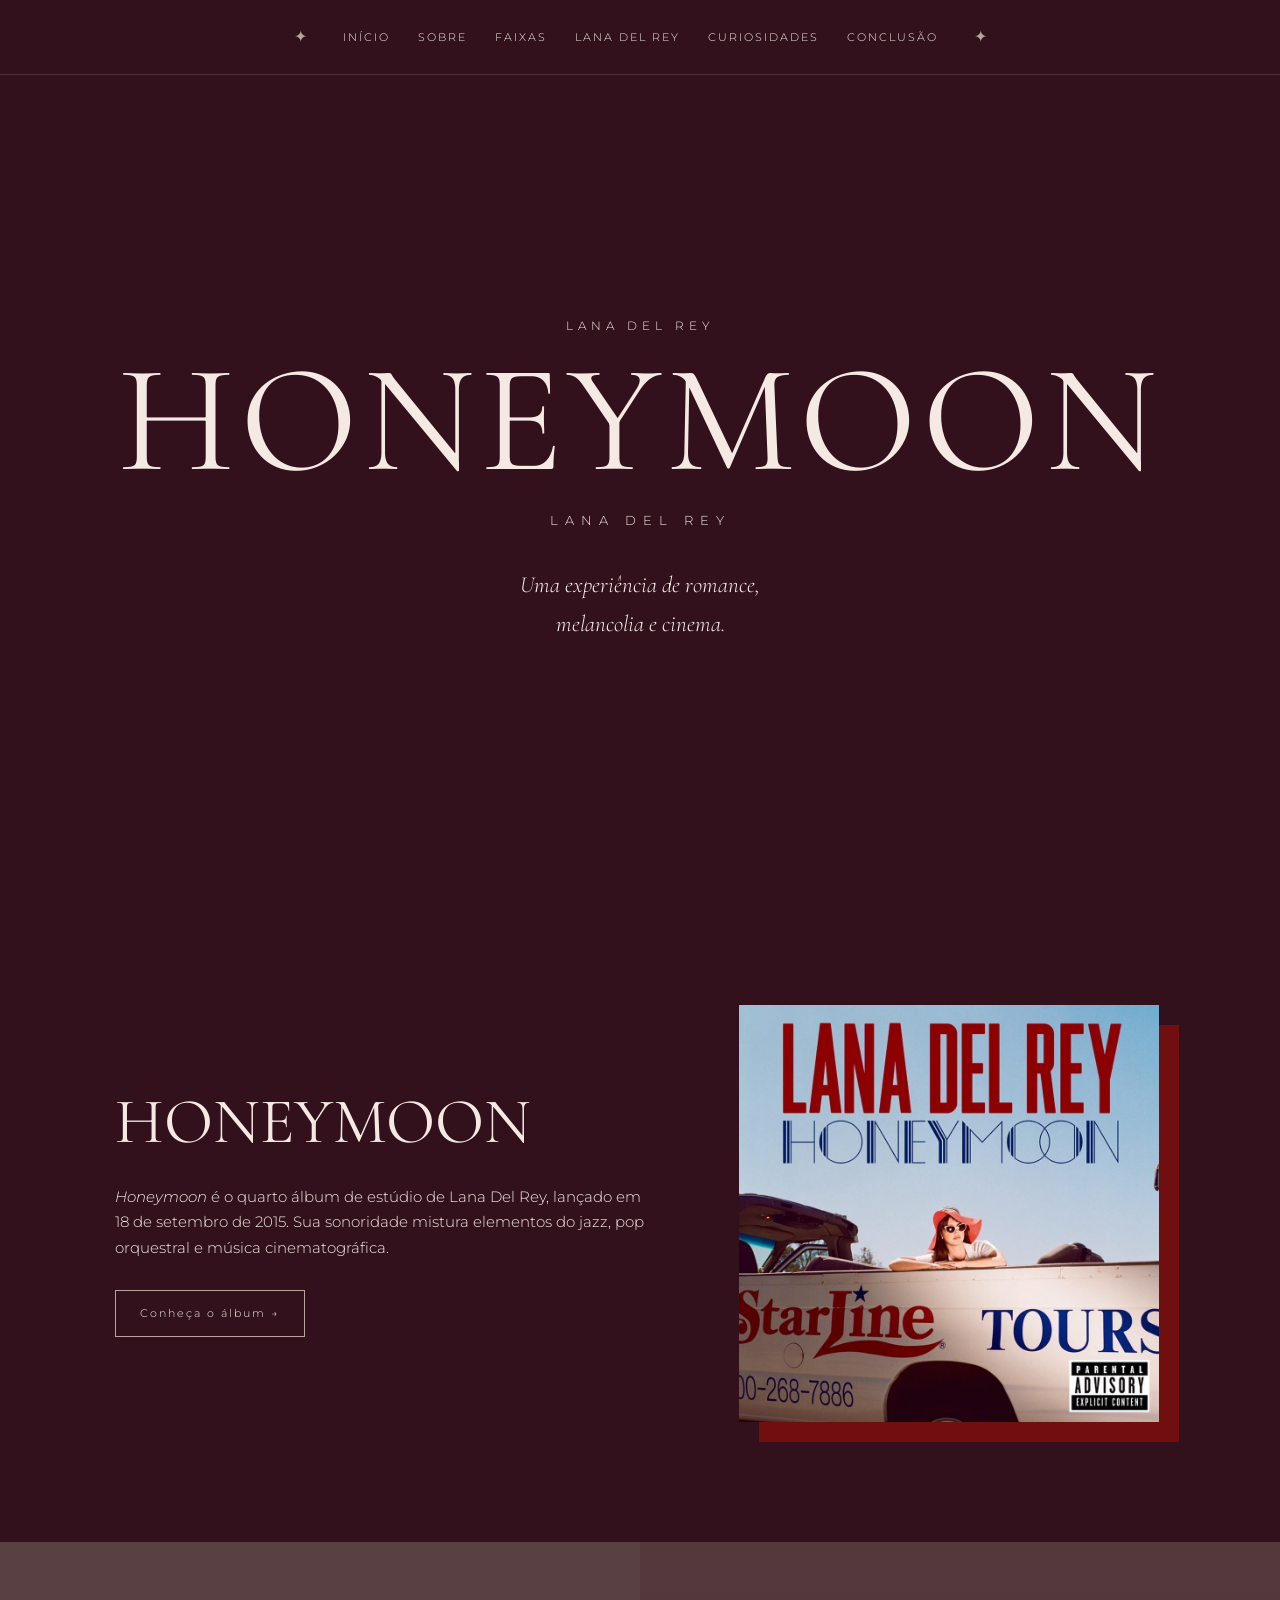
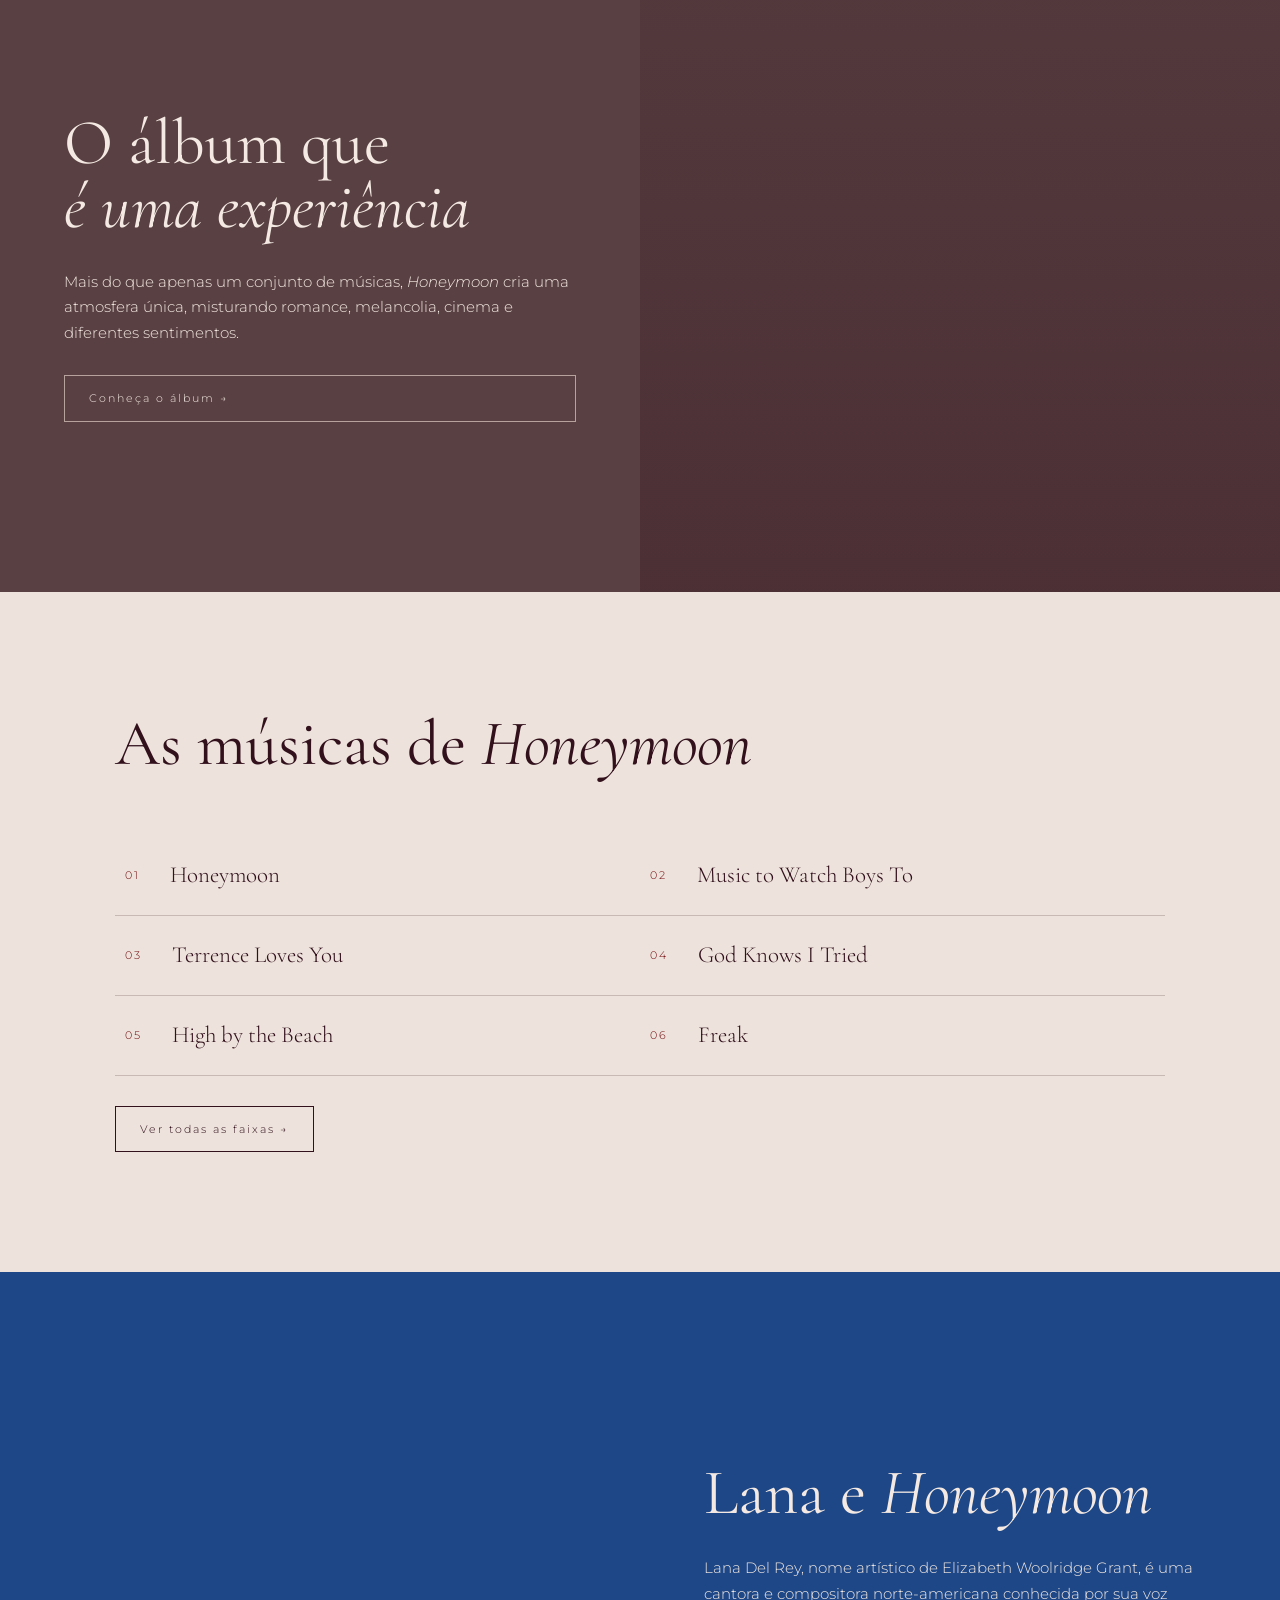
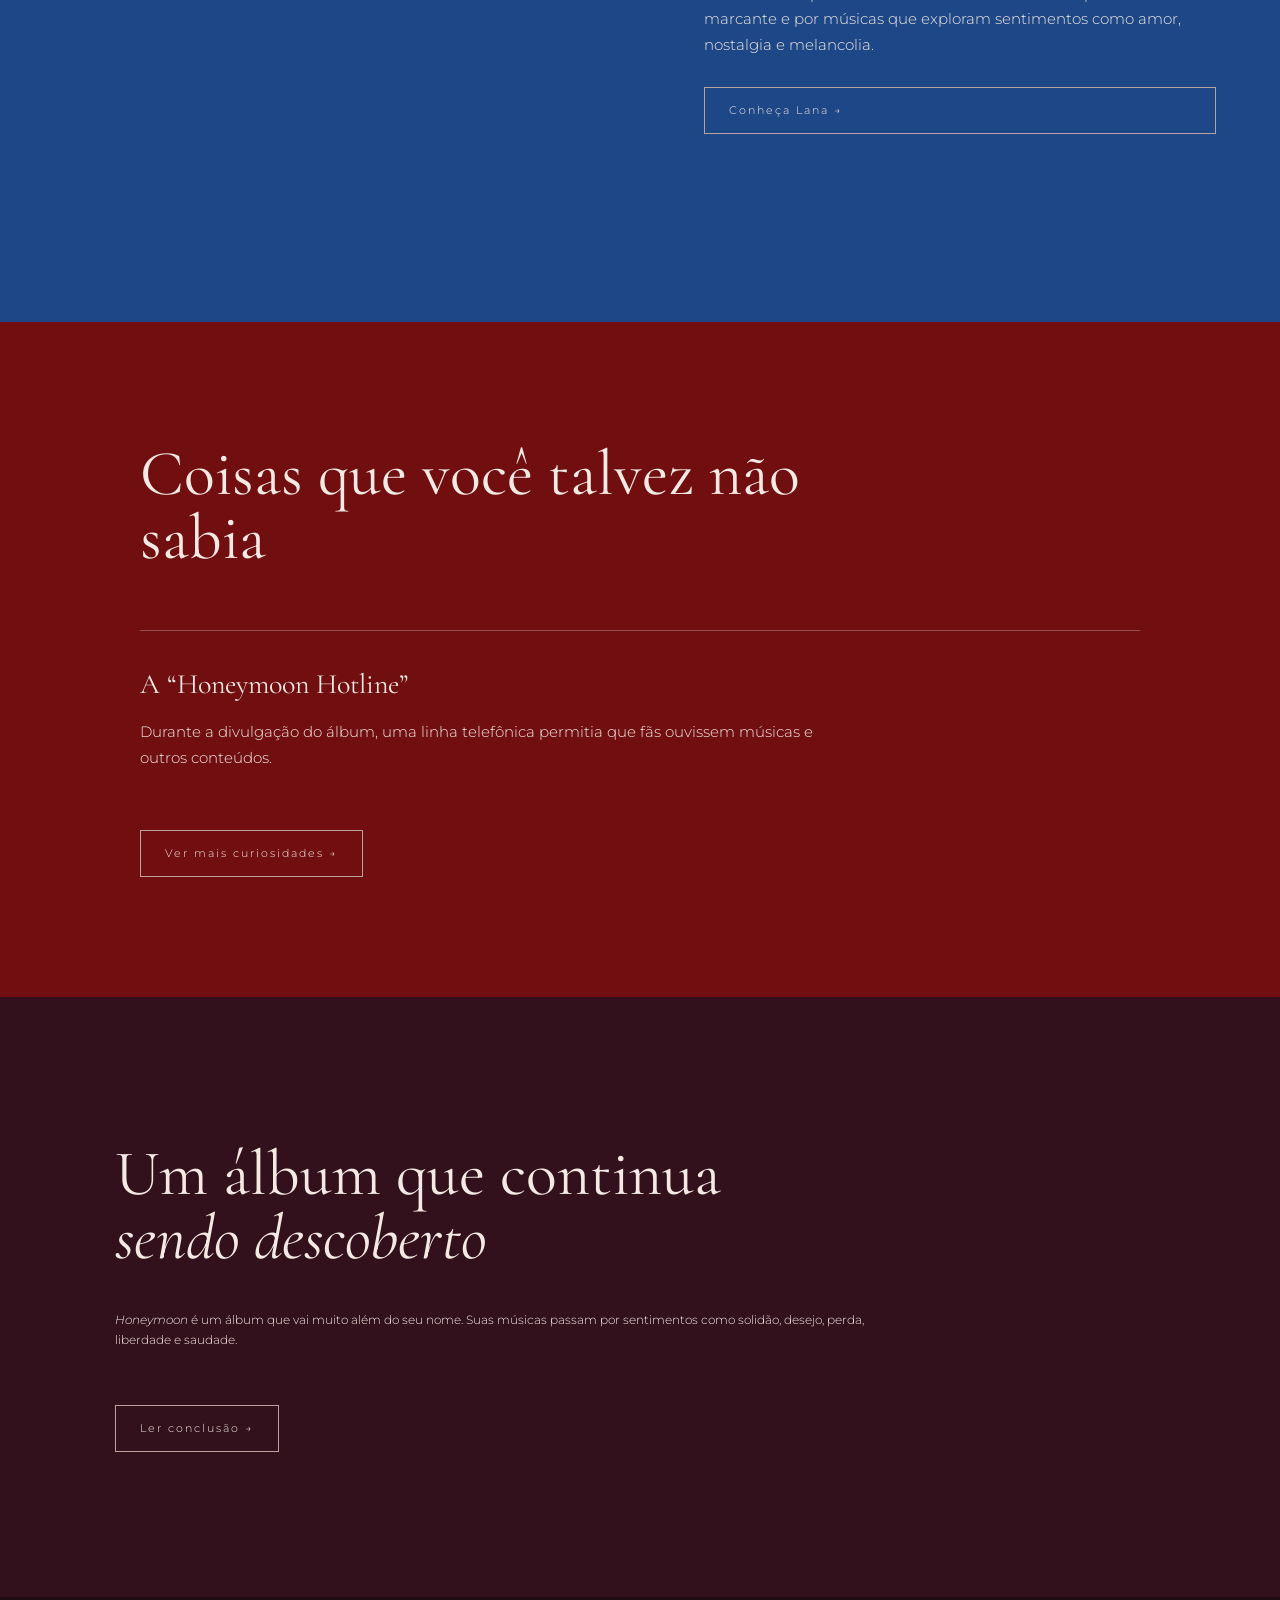
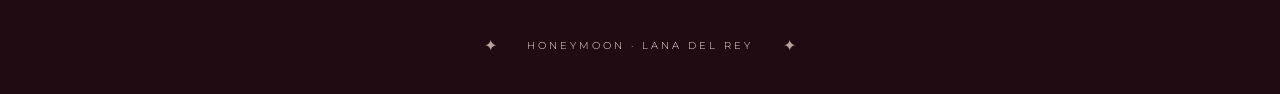
<file: index.html>
<!DOCTYPE html>
<html lang="pt-BR">

<head>
    <meta charset="UTF-8">
    <meta name="viewport" content="width=device-width, initial-scale=1.0">

    <title>Honeymoon | Lana Del Rey</title>

    <link rel="stylesheet" href="style.css">

    <link rel="preconnect" href="https://fonts.googleapis.com">
    <link rel="preconnect" href="https://fonts.gstatic.com" crossorigin>

    <link href="https://fonts.googleapis.com/css2?family=Cormorant+Garamond:wght@400;500;600&family=Montserrat:wght@300;400;500&family=Parisienne&display=swap" rel="stylesheet">
</head>

<body>

    <!-- MENU -->

    <header class="menu">

        <nav>
            <a href="index.html">INÍCIO</a>
            <a href="sobre.html">SOBRE</a>
            <a href="faixas.html">FAIXAS</a>
            <a href="lana.html">LANA DEL REY</a>
            <a href="curiosidades.html">CURIOSIDADES</a>
            <a href="conclusao.html">CONCLUSÃO</a>
        </nav>

    </header>


    <!-- HERO -->

    <section class="hero" id="inicio">

        <div class="hero-conteudo">

            <p class="pequeno">LANA DEL REY</p>

            <h1>HONEYMOON</h1>

            <p class="artista">LANA DEL REY</p>

            <p class="frase">
                Uma experiência de romance,<br>
                melancolia e cinema.
            </p>

        </div>

    </section>


    <!-- SOBRE -->

    <section class="sobre">

        <div class="sobre-texto">

            <h2>HONEYMOON</h2>

            <p>
                <em>Honeymoon</em> é o quarto álbum de estúdio de Lana Del Rey,
                lançado em 18 de setembro de 2015. Sua sonoridade mistura
                elementos do jazz, pop orquestral e música cinematográfica.
            </p>

            <a href="sobre.html" class="botao">
                Conheça o álbum →
            </a>

        </div>


        <div class="sobre-imagem">

            <img
                src="./capa-album.jpeg"
                alt="Capa do álbum Honeymoon">

        </div>

    </section>


    <!-- DESTAQUE -->

    <section class="destaque">

        <div class="destaque-texto">

            <h2>
                O álbum que<br>
                <em>é uma experiência</em>
            </h2>

            <p>
                Mais do que apenas um conjunto de músicas,
                <em>Honeymoon</em> cria uma atmosfera única,
                misturando romance, melancolia, cinema
                e diferentes sentimentos.
            </p>

            <a href="sobre.html" class="botao">
                Conheça o álbum →
            </a>

        </div>


        <div class="destaque-imagem"></div>

    </section>


    <!-- PRÉVIA DAS FAIXAS -->

    <section class="conteudo">

        <h2>As músicas de <em>Honeymoon</em></h2>

        <div class="faixas-lista">

            <div>
                <span>01</span>
                <p>Honeymoon</p>
            </div>

            <div>
                <span>02</span>
                <p>Music to Watch Boys To</p>
            </div>

            <div>
                <span>03</span>
                <p>Terrence Loves You</p>
            </div>

            <div>
                <span>04</span>
                <p>God Knows I Tried</p>
            </div>

            <div>
                <span>05</span>
                <p>High by the Beach</p>
            </div>

            <div>
                <span>06</span>
                <p>Freak</p>
            </div>

        </div>


        <a href="faixas.html" class="botao botao-escuro">
            Ver todas as faixas →
        </a>

    </section>


    <!-- PRÉVIA LANA -->

    <section class="lana">

        <div class="lana-imagem"></div>

        <div class="lana-texto">

            <h2>Lana e <em>Honeymoon</em></h2>

            <p>
                Lana Del Rey, nome artístico de Elizabeth Woolridge Grant,
                é uma cantora e compositora norte-americana conhecida por
                sua voz marcante e por músicas que exploram sentimentos
                como amor, nostalgia e melancolia.
            </p>

            <a href="lana.html" class="botao">
                Conheça Lana →
            </a>

        </div>

    </section>


    <!-- PRÉVIA CURIOSIDADES -->

    <section class="curiosidades">

        <div class="curiosidades-texto">

            <h2>Coisas que você talvez não sabia</h2>

            <div class="curiosidade">

                <h3>
                    A “Honeymoon Hotline”
                </h3>

                <p>
                    Durante a divulgação do álbum, uma linha telefônica
                    permitia que fãs ouvissem músicas e outros conteúdos.
                </p>

            </div>


            <a href="curiosidades.html" class="botao">
                Ver mais curiosidades →
            </a>

        </div>

    </section>


    <!-- PRÉVIA CONCLUSÃO -->

    <section class="conclusao">

        <div>

            <h2>
                Um álbum que continua<br>
                <em>sendo descoberto</em>
            </h2>

            <p>
                <em>Honeymoon</em> é um álbum que vai muito além do seu nome.
                Suas músicas passam por sentimentos como solidão,
                desejo, perda, liberdade e saudade.
            </p>

            <a href="conclusao.html" class="botao">
                Ler conclusão →
            </a>

        </div>

    </section>


    <!-- RODAPÉ -->

    <footer>

        <span>✦</span>

        <p>HONEYMOON · LANA DEL REY</p>

        <span>✦</span>

    </footer>


</body>

</html>
</file>
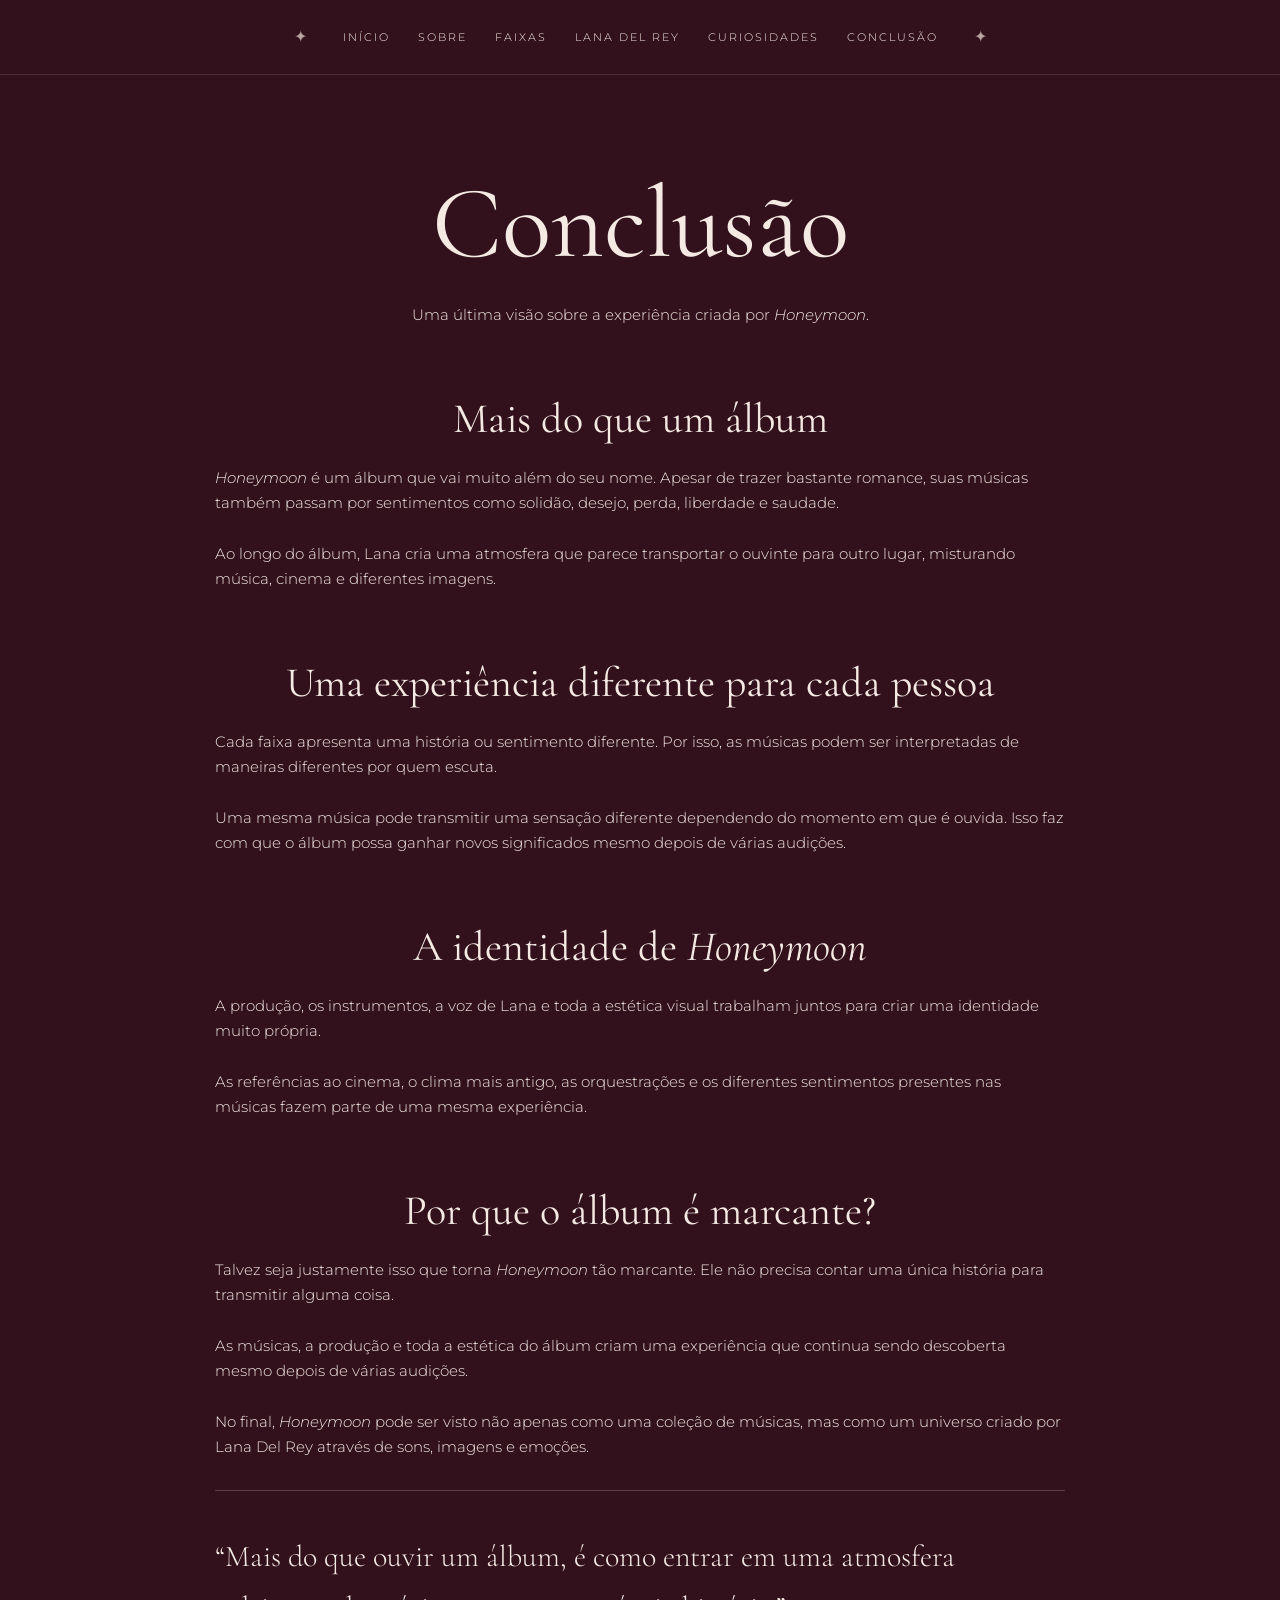
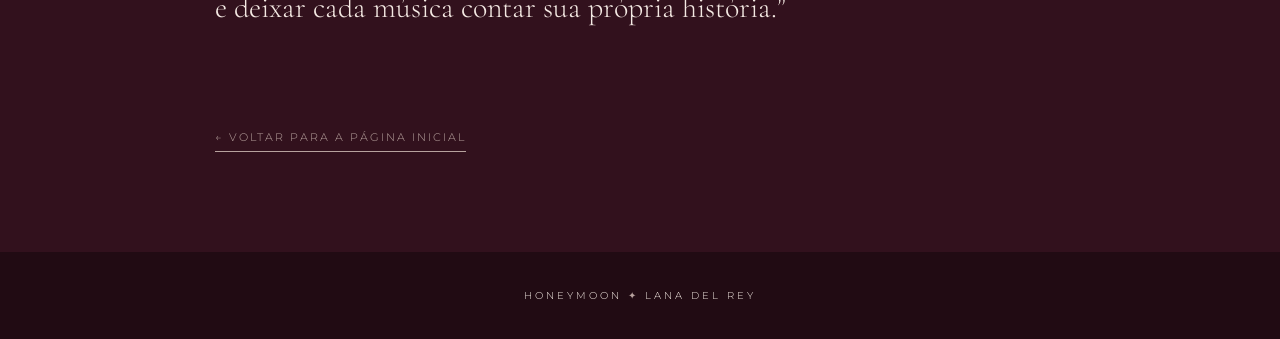
<file: conclusao.html>
<!DOCTYPE html>
<html lang="pt-BR">

<head>
    <meta charset="UTF-8">
    <meta name="viewport" content="width=device-width, initial-scale=1.0">

    <title>Conclusão | Honeymoon</title>

    <link rel="stylesheet" href="style.css">
</head>

<body>

    <!-- MENU -->
    <header class="menu">

        <nav>
            <a href="index.html">INÍCIO</a>
            <a href="sobre.html">SOBRE</a>
            <a href="faixas.html">FAIXAS</a>
            <a href="lana.html">LANA DEL REY</a>
            <a href="curiosidades.html">CURIOSIDADES</a>
            <a href="conclusao.html">CONCLUSÃO</a>
        </nav>

    </header>


    <!-- PÁGINA -->

    <main class="pagina-interna">

        <section class="pagina-cabecalho">

            <h1>Conclusão</h1>

            <p>
                Uma última visão sobre a experiência criada
                por <em>Honeymoon</em>.
            </p>

        </section>


        <section class="pagina-texto">

            <h2>Mais do que um álbum</h2>

            <p>
                <em>Honeymoon</em> é um álbum que vai muito além
                do seu nome. Apesar de trazer bastante romance,
                suas músicas também passam por sentimentos como
                solidão, desejo, perda, liberdade e saudade.
            </p>

            <p>
                Ao longo do álbum, Lana cria uma atmosfera que
                parece transportar o ouvinte para outro lugar,
                misturando música, cinema e diferentes imagens.
            </p>


            <h2>Uma experiência diferente para cada pessoa</h2>

            <p>
                Cada faixa apresenta uma história ou sentimento
                diferente. Por isso, as músicas podem ser
                interpretadas de maneiras diferentes por quem
                escuta.
            </p>

            <p>
                Uma mesma música pode transmitir uma sensação
                diferente dependendo do momento em que é ouvida.
                Isso faz com que o álbum possa ganhar novos
                significados mesmo depois de várias audições.
            </p>


            <h2>A identidade de <em>Honeymoon</em></h2>

            <p>
                A produção, os instrumentos, a voz de Lana e toda
                a estética visual trabalham juntos para criar uma
                identidade muito própria.
            </p>

            <p>
                As referências ao cinema, o clima mais antigo,
                as orquestrações e os diferentes sentimentos
                presentes nas músicas fazem parte de uma mesma
                experiência.
            </p>


            <h2>Por que o álbum é marcante?</h2>

            <p>
                Talvez seja justamente isso que torna
                <em>Honeymoon</em> tão marcante. Ele não precisa
                contar uma única história para transmitir alguma
                coisa.
            </p>

            <p>
                As músicas, a produção e toda a estética do álbum
                criam uma experiência que continua sendo descoberta
                mesmo depois de várias audições.
            </p>

            <p>
                No final, <em>Honeymoon</em> pode ser visto não
                apenas como uma coleção de músicas, mas como um
                universo criado por Lana Del Rey através de sons,
                imagens e emoções.
            </p>


            <!-- FRASE FINAL -->

            <div class="sobre-destaque">

                <p>
                    “Mais do que ouvir um álbum, é como entrar
                    em uma atmosfera e deixar cada música contar
                    sua própria história.”
                </p>

            </div>


            <!-- VOLTAR -->

            <a href="javascript:history.back()" class="voltar">
                ← VOLTAR PARA A PÁGINA INICIAL
            </a>

        </section>

    </main>


    <!-- RODAPÉ -->

    <footer>

        <p>
            HONEYMOON
            <span>✦</span>
            LANA DEL REY
        </p>

    </footer>

</body>

</html>
</file>
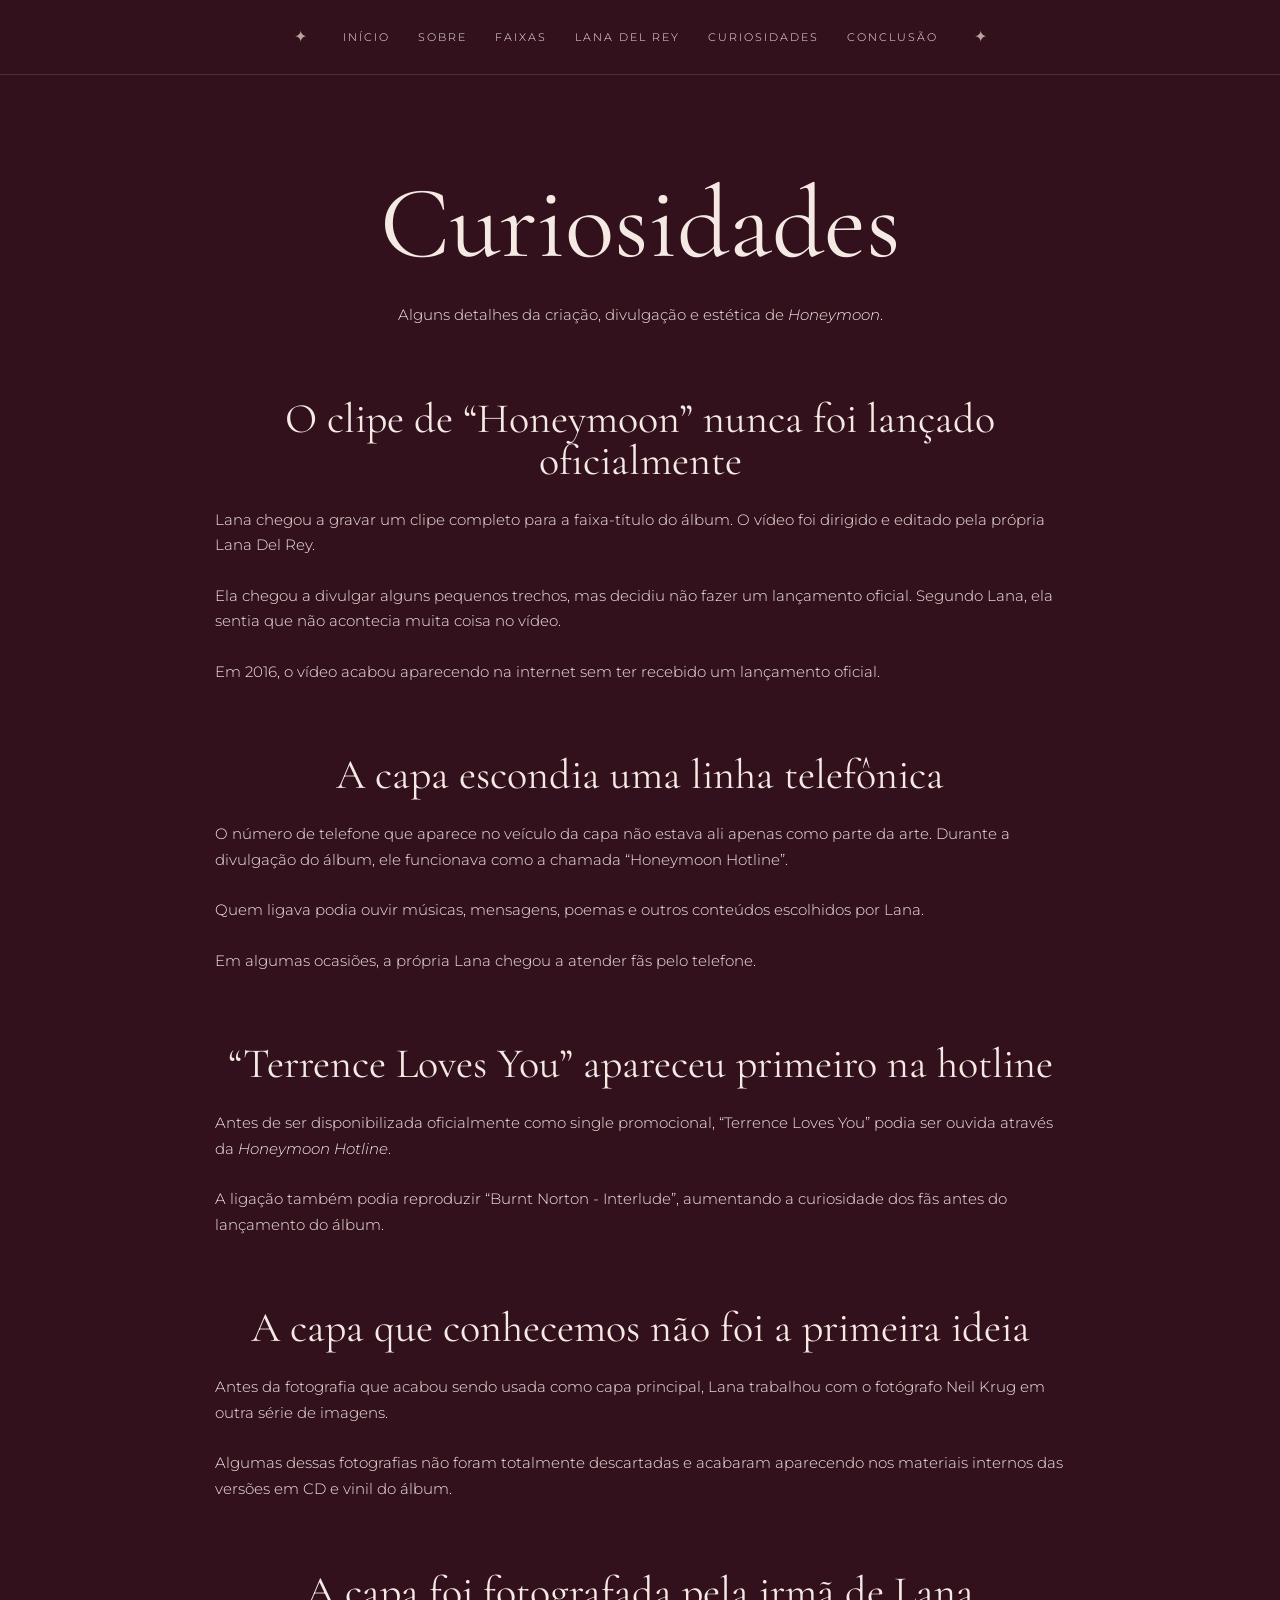
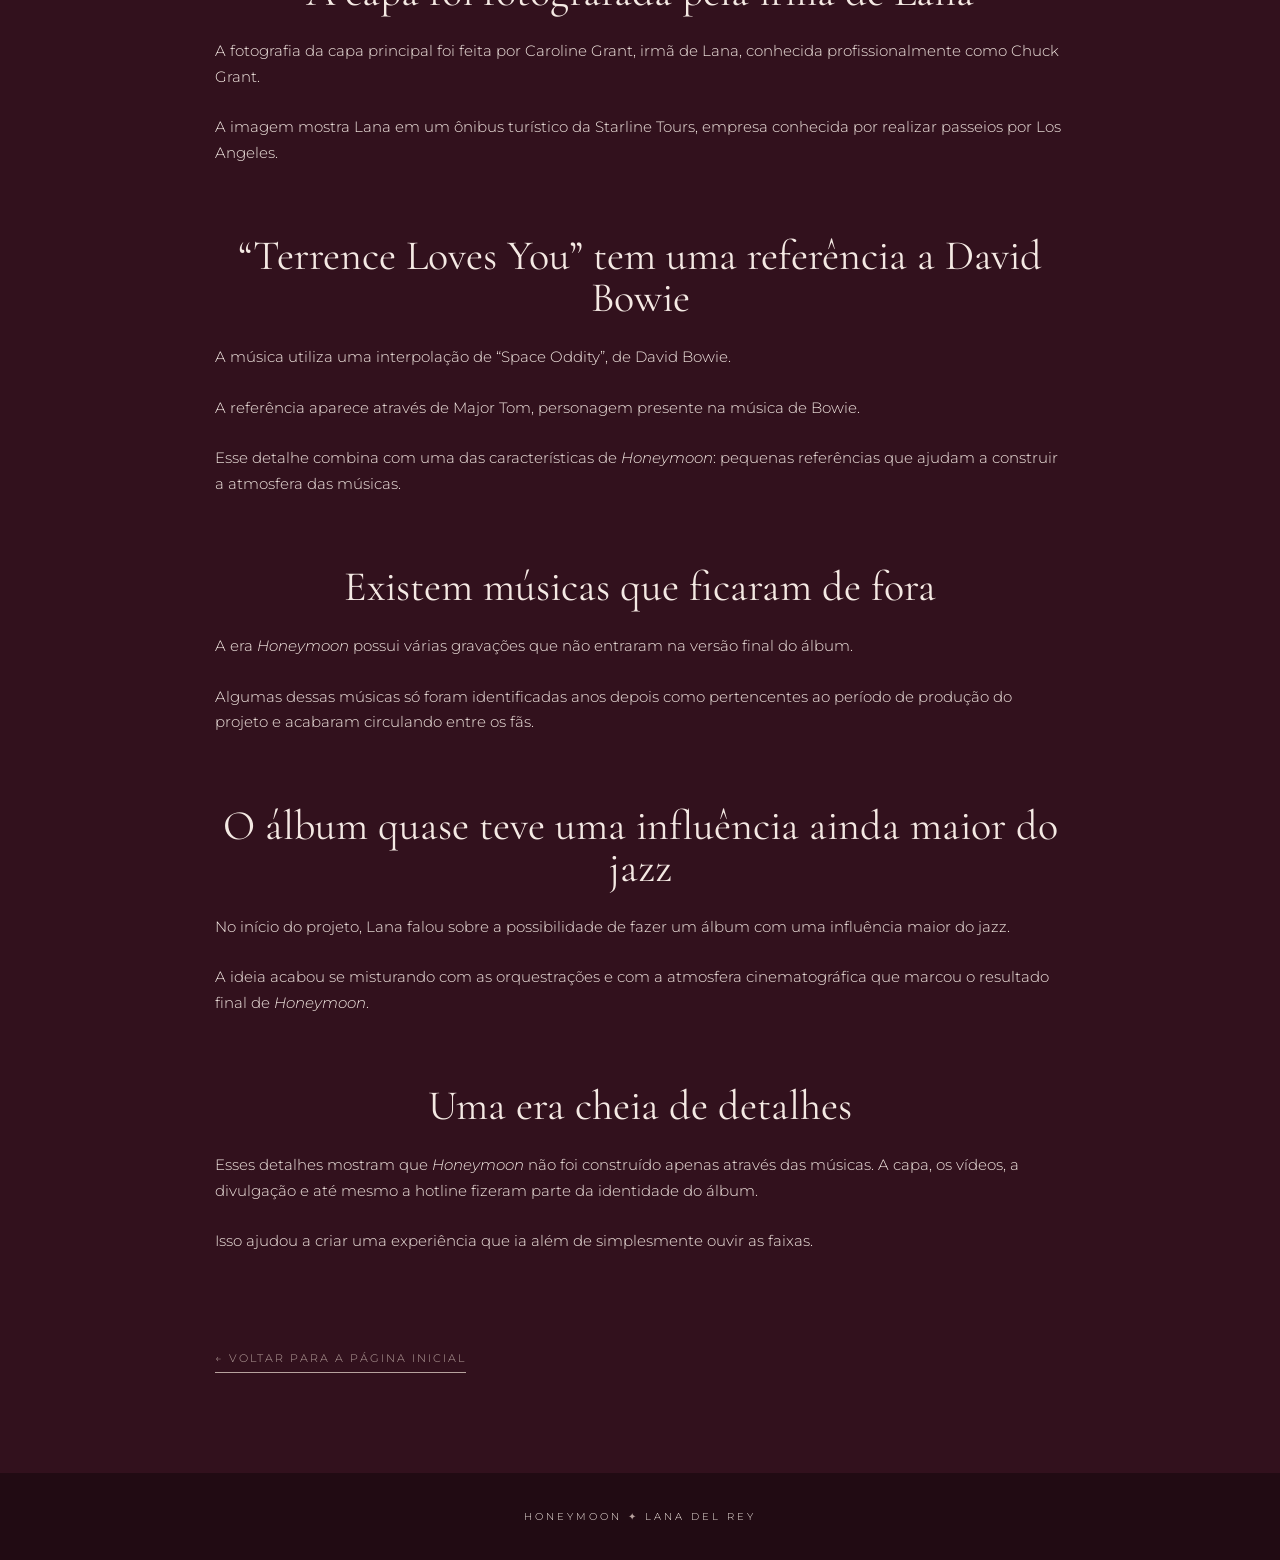
<file: curiosidades.html>
<!DOCTYPE html>
<html lang="pt-BR">

<head>
    <meta charset="UTF-8">
    <meta name="viewport" content="width=device-width, initial-scale=1.0">

    <title>Curiosidades | Honeymoon</title>

    <link rel="stylesheet" href="style.css">
</head>

<body>

    <!-- MENU -->
    <header class="menu">

        <nav>
            <a href="index.html">INÍCIO</a>
            <a href="sobre.html">SOBRE</a>
            <a href="faixas.html">FAIXAS</a>
            <a href="lana.html">LANA DEL REY</a>
            <a href="curiosidades.html">CURIOSIDADES</a>
            <a href="conclusao.html">CONCLUSÃO</a>
        </nav>

    </header>


    <!-- PÁGINA -->

    <main class="pagina-interna">

        <section class="pagina-cabecalho">

            <h1>Curiosidades</h1>

            <p>
                Alguns detalhes da criação, divulgação e
                estética de <em>Honeymoon</em>.
            </p>

        </section>


        <section class="pagina-texto">

            <h2>O clipe de “Honeymoon” nunca foi lançado oficialmente</h2>

            <p>
                Lana chegou a gravar um clipe completo para a
                faixa-título do álbum. O vídeo foi dirigido e
                editado pela própria Lana Del Rey.
            </p>

            <p>
                Ela chegou a divulgar alguns pequenos trechos,
                mas decidiu não fazer um lançamento oficial.
                Segundo Lana, ela sentia que não acontecia muita
                coisa no vídeo.
            </p>

            <p>
                Em 2016, o vídeo acabou aparecendo na internet
                sem ter recebido um lançamento oficial.
            </p>


            <h2>A capa escondia uma linha telefônica</h2>

            <p>
                O número de telefone que aparece no veículo da
                capa não estava ali apenas como parte da arte.
                Durante a divulgação do álbum, ele funcionava
                como a chamada “Honeymoon Hotline”.
            </p>

            <p>
                Quem ligava podia ouvir músicas, mensagens,
                poemas e outros conteúdos escolhidos por Lana.
            </p>

            <p>
                Em algumas ocasiões, a própria Lana chegou a
                atender fãs pelo telefone.
            </p>


            <h2>“Terrence Loves You” apareceu primeiro na hotline</h2>

            <p>
                Antes de ser disponibilizada oficialmente como
                single promocional, “Terrence Loves You” podia
                ser ouvida através da <em>Honeymoon Hotline</em>.
            </p>

            <p>
                A ligação também podia reproduzir
                “Burnt Norton - Interlude”, aumentando a
                curiosidade dos fãs antes do lançamento do álbum.
            </p>


            <h2>A capa que conhecemos não foi a primeira ideia</h2>

            <p>
                Antes da fotografia que acabou sendo usada como
                capa principal, Lana trabalhou com o fotógrafo
                Neil Krug em outra série de imagens.
            </p>

            <p>
                Algumas dessas fotografias não foram totalmente
                descartadas e acabaram aparecendo nos materiais
                internos das versões em CD e vinil do álbum.
            </p>


            <h2>A capa foi fotografada pela irmã de Lana</h2>

            <p>
                A fotografia da capa principal foi feita por
                Caroline Grant, irmã de Lana, conhecida
                profissionalmente como Chuck Grant.
            </p>

            <p>
                A imagem mostra Lana em um ônibus turístico da
                Starline Tours, empresa conhecida por realizar
                passeios por Los Angeles.
            </p>


            <h2>“Terrence Loves You” tem uma referência a David Bowie</h2>

            <p>
                A música utiliza uma interpolação de
                “Space Oddity”, de David Bowie.
            </p>

            <p>
                A referência aparece através de Major Tom,
                personagem presente na música de Bowie.
            </p>

            <p>
                Esse detalhe combina com uma das características
                de <em>Honeymoon</em>: pequenas referências que
                ajudam a construir a atmosfera das músicas.
            </p>


            <h2>Existem músicas que ficaram de fora</h2>

            <p>
                A era <em>Honeymoon</em> possui várias gravações
                que não entraram na versão final do álbum.
            </p>

            <p>
                Algumas dessas músicas só foram identificadas
                anos depois como pertencentes ao período de
                produção do projeto e acabaram circulando entre
                os fãs.
            </p>


            <h2>O álbum quase teve uma influência ainda maior do jazz</h2>

            <p>
                No início do projeto, Lana falou sobre a
                possibilidade de fazer um álbum com uma influência
                maior do jazz.
            </p>

            <p>
                A ideia acabou se misturando com as orquestrações
                e com a atmosfera cinematográfica que marcou
                o resultado final de <em>Honeymoon</em>.
            </p>


            <h2>Uma era cheia de detalhes</h2>

            <p>
                Esses detalhes mostram que <em>Honeymoon</em> não
                foi construído apenas através das músicas.
                A capa, os vídeos, a divulgação e até mesmo a
                hotline fizeram parte da identidade do álbum.
            </p>

            <p>
                Isso ajudou a criar uma experiência que ia além
                de simplesmente ouvir as faixas.
            </p>


            <!-- VOLTAR -->

            <a href="javascript:history.back()" class="voltar">
                ← VOLTAR PARA A PÁGINA INICIAL
            </a>

        </section>

    </main>


    <!-- RODAPÉ -->

    <footer>

        <p>
            HONEYMOON
            <span>✦</span>
            LANA DEL REY
        </p>

    </footer>

</body>

</html>
</file>
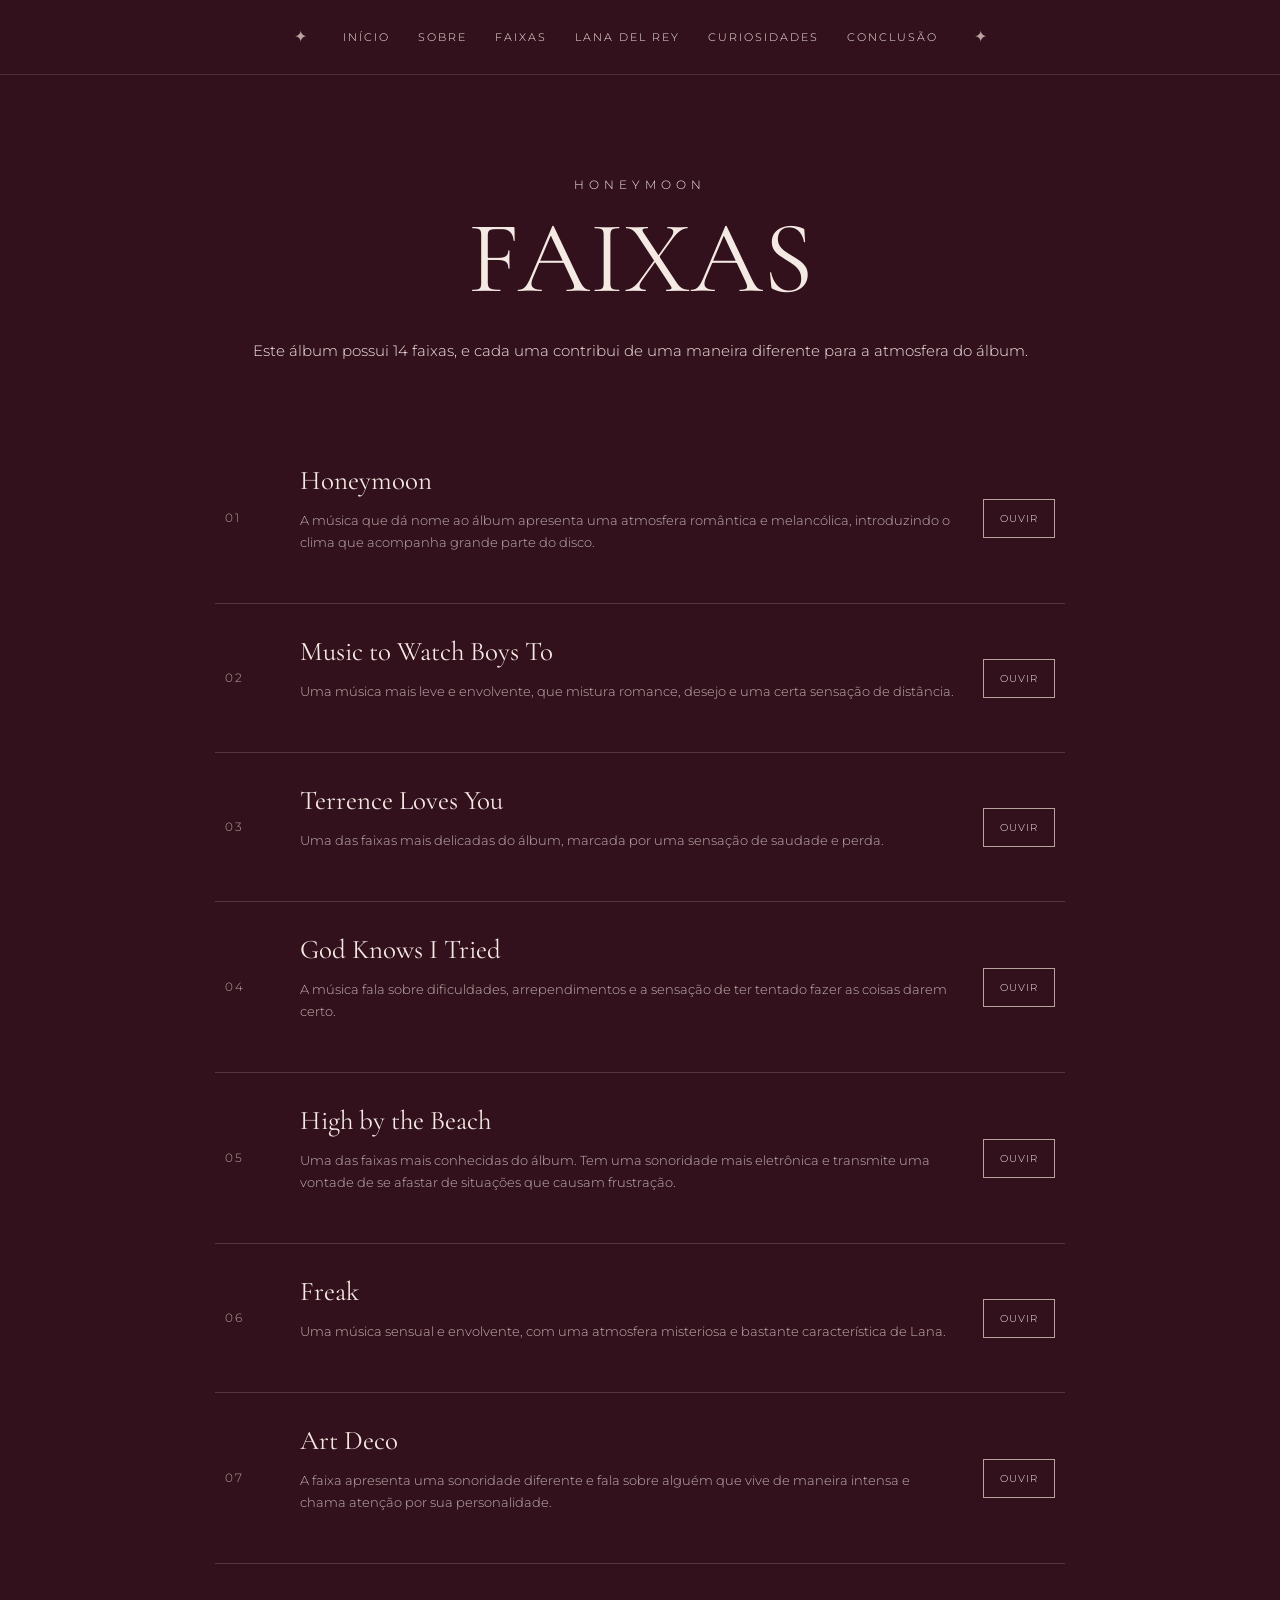
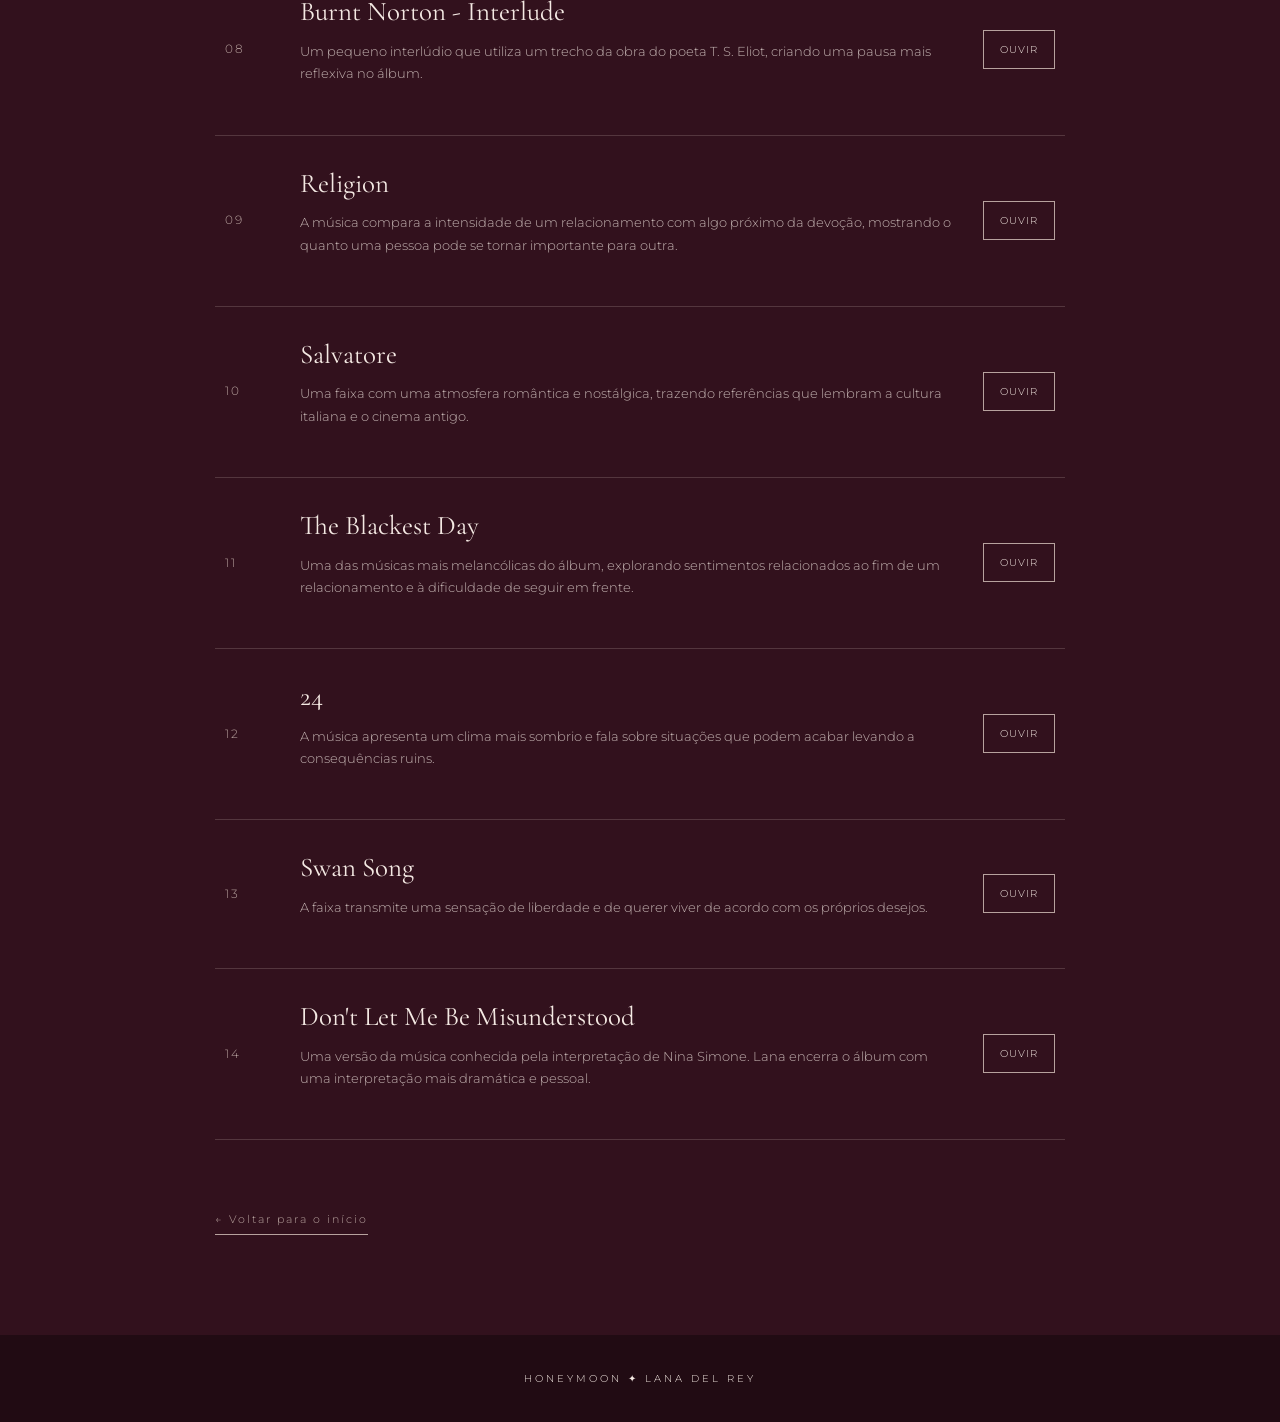
<file: faixas.html>
<!DOCTYPE html>
<html lang="pt-BR">

<head>
    <meta charset="UTF-8">
    <meta name="viewport" content="width=device-width, initial-scale=1.0">

    <title>Faixas | Honeymoon</title>

    <link rel="stylesheet" href="style.css">

    <link rel="preconnect" href="https://fonts.googleapis.com">
    <link rel="preconnect" href="https://fonts.gstatic.com" crossorigin>

    <link href="https://fonts.googleapis.com/css2?family=Cormorant+Garamond:wght@400;500;600&family=Montserrat:wght@300;400;500&family=Parisienne&display=swap" rel="stylesheet">
</head>

<body>

    <!-- MENU -->

    <header class="menu">

        <nav>
            <a href="index.html">INÍCIO</a>
            <a href="sobre.html">SOBRE</a>
            <a href="faixas.html">FAIXAS</a>
            <a href="lana.html">LANA DEL REY</a>
            <a href="curiosidades.html">CURIOSIDADES</a>
            <a href="conclusao.html">CONCLUSÃO</a>
        </nav>

    </header>


    <!-- PÁGINA DE FAIXAS -->

    <main class="pagina-interna">

        <div class="pagina-cabecalho">

            <p class="pequeno">HONEYMOON</p>

            <h1>FAIXAS</h1>

            <p>
                Este álbum possui 14 faixas, e cada uma contribui de uma maneira
                diferente para a atmosfera do álbum.
            </p>

        </div>


        <div class="pagina-texto">

            <div class="faixas-completas">


                <!-- 01 -->

                <div class="faixa">

                    <span class="faixa-numero">01</span>

                    <div class="faixa-info">

                        <h3>Honeymoon</h3>

                        <p>
                            A música que dá nome ao álbum apresenta uma atmosfera
                            romântica e melancólica, introduzindo o clima que
                            acompanha grande parte do disco.
                        </p>

                    </div>

                    <a
                        href="https://www.youtube.com/watch?v=tvHki0G32rs"
                        target="_blank"
                        rel="noopener noreferrer"
                        class="botao-musica">
                        OUVIR
                    </a>

                </div>


                <!-- 02 -->

                <div class="faixa">

                    <span class="faixa-numero">02</span>

                    <div class="faixa-info">

                        <h3>Music to Watch Boys To</h3>

                        <p>
                            Uma música mais leve e envolvente, que mistura romance,
                            desejo e uma certa sensação de distância.
                        </p>

                    </div>

                    <a
                        href="https://www.youtube.com/watch?v=0WXCEssUwm8"
                        target="_blank"
                        rel="noopener noreferrer"
                        class="botao-musica">
                        OUVIR
                    </a>

                </div>


                <!-- 03 -->

                <div class="faixa">

                    <span class="faixa-numero">03</span>

                    <div class="faixa-info">

                        <h3>Terrence Loves You</h3>

                        <p>
                            Uma das faixas mais delicadas do álbum, marcada por
                            uma sensação de saudade e perda.
                        </p>

                    </div>

                    <a
                        href="https://www.youtube.com/watch?v=-ObNC0woeyc"
                        target="_blank"
                        rel="noopener noreferrer"
                        class="botao-musica">
                        OUVIR
                    </a>

                </div>


                <!-- 04 -->

                <div class="faixa">

                    <span class="faixa-numero">04</span>

                    <div class="faixa-info">

                        <h3>God Knows I Tried</h3>

                        <p>
                            A música fala sobre dificuldades, arrependimentos e
                            a sensação de ter tentado fazer as coisas darem certo.
                        </p>

                    </div>

                    <a
                        href="https://www.youtube.com/watch?v=BT2atmOqvPc"                        target="_blank"
                        rel="noopener noreferrer"
                        class="botao-musica">
                        OUVIR
                    </a>

                </div>


                <!-- 05 -->

                <div class="faixa">

                    <span class="faixa-numero">05</span>

                    <div class="faixa-info">

                        <h3>High by the Beach</h3>

                        <p>
                            Uma das faixas mais conhecidas do álbum. Tem uma
                            sonoridade mais eletrônica e transmite uma vontade
                            de se afastar de situações que causam frustração.
                        </p>

                    </div>

                    <a
                        href="https://www.youtube.com/watch?v=vTzVyELoinM"
                        target="_blank"
                        rel="noopener noreferrer"
                        class="botao-musica">
                        OUVIR
                    </a>

                </div>


                <!-- 06 -->

                <div class="faixa">

                    <span class="faixa-numero">06</span>

                    <div class="faixa-info">

                        <h3>Freak</h3>

                        <p>
                            Uma música sensual e envolvente, com uma atmosfera
                            misteriosa e bastante característica de Lana.
                        </p>

                    </div>

                    <a
                        href="https://www.youtube.com/watch?v=Bai4lu6SUjk"
                        target="_blank"
                        rel="noopener noreferrer"
                        class="botao-musica">
                        OUVIR
                    </a>

                </div>


                <!-- 07 -->

                <div class="faixa">

                    <span class="faixa-numero">07</span>

                    <div class="faixa-info">

                        <h3>Art Deco</h3>

                        <p>
                            A faixa apresenta uma sonoridade diferente e fala
                            sobre alguém que vive de maneira intensa e chama
                            atenção por sua personalidade.
                        </p>

                    </div>

                    <a
                        href="https://www.youtube.com/watch?v=QbLGjeR9bvI"
                        target="_blank"
                        rel="noopener noreferrer"
                        class="botao-musica">
                        OUVIR
                    </a>

                </div>


                <!-- 08 -->

                <div class="faixa">

                    <span class="faixa-numero">08</span>

                    <div class="faixa-info">

                        <h3>Burnt Norton - Interlude</h3>

                        <p>
                            Um pequeno interlúdio que utiliza um trecho da obra
                            do poeta T. S. Eliot, criando uma pausa mais
                            reflexiva no álbum.
                        </p>

                    </div>

                    <a
                        href="https://www.youtube.com/watch?v=QbajAoqIsQg"
                        target="_blank"
                        rel="noopener noreferrer"
                        class="botao-musica">
                        OUVIR
                    </a>

                </div>


                <!-- 09 -->

                <div class="faixa">

                    <span class="faixa-numero">09</span>

                    <div class="faixa-info">

                        <h3>Religion</h3>

                        <p>
                            A música compara a intensidade de um relacionamento
                            com algo próximo da devoção, mostrando o quanto
                            uma pessoa pode se tornar importante para outra.
                        </p>

                    </div>

                    <a
                        href="https://www.youtube.com/watch?v=HUB63iL3icA"
                        target="_blank"
                        rel="noopener noreferrer"
                        class="botao-musica">
                        OUVIR
                    </a>

                </div>


                <!-- 10 -->

                <div class="faixa">

                    <span class="faixa-numero">10</span>

                    <div class="faixa-info">

                        <h3>Salvatore</h3>

                        <p>
                            Uma faixa com uma atmosfera romântica e nostálgica,
                            trazendo referências que lembram a cultura italiana
                            e o cinema antigo.
                        </p>

                    </div>

                    <a
                        href="https://www.youtube.com/watch?v=GVQON-muEFc"
                        target="_blank"
                        rel="noopener noreferrer"
                        class="botao-musica">
                        OUVIR
                    </a>

                </div>


                <!-- 11 -->

                <div class="faixa">

                    <span class="faixa-numero">11</span>

                    <div class="faixa-info">

                        <h3>The Blackest Day</h3>

                        <p>
                            Uma das músicas mais melancólicas do álbum, explorando
                            sentimentos relacionados ao fim de um relacionamento
                            e à dificuldade de seguir em frente.
                        </p>

                    </div>

                    <a
                        href="https://www.youtube.com/watch?v=BiKYRNoyzZ0"
                        target="_blank"
                        rel="noopener noreferrer"
                        class="botao-musica">
                        OUVIR
                    </a>

                </div>


                <!-- 12 -->

                <div class="faixa">

                    <span class="faixa-numero">12</span>

                    <div class="faixa-info">

                        <h3>24</h3>

                        <p>
                            A música apresenta um clima mais sombrio e fala sobre
                            situações que podem acabar levando a consequências ruins.
                        </p>

                    </div>

                    <a
                        href="https://www.youtube.com/watch?v=pkIYYpAjsjo"
                        target="_blank"
                        rel="noopener noreferrer"
                        class="botao-musica">
                        OUVIR
                    </a>

                </div>


                <!-- 13 -->

                <div class="faixa">

                    <span class="faixa-numero">13</span>

                    <div class="faixa-info">

                        <h3>Swan Song</h3>

                        <p>
                            A faixa transmite uma sensação de liberdade e de
                            querer viver de acordo com os próprios desejos.
                        </p>

                    </div>

                    <a
                        href="https://www.youtube.com/watch?v=EnbCJDFvT7M"
                        target="_blank"
                        rel="noopener noreferrer"
                        class="botao-musica">
                        OUVIR
                    </a>

                </div>


                <!-- 14 -->

                <div class="faixa">

                    <span class="faixa-numero">14</span>

                    <div class="faixa-info">

                        <h3>Don't Let Me Be Misunderstood</h3>

                        <p>
                            Uma versão da música conhecida pela interpretação
                            de Nina Simone. Lana encerra o álbum com uma
                            interpretação mais dramática e pessoal.
                        </p>

                    </div>

                    <a
                        href="https://www.youtube.com/watch?v=9bAl93PPj54"
                        target="_blank"
                        rel="noopener noreferrer"
                        class="botao-musica">
                        OUVIR
                    </a>

                </div>

            </div>


            <!-- VOLTAR -->

            <a href="javascript:history.back()" class="voltar">
                ← Voltar para o início
            </a>

        </div>

    </main>


    <!-- RODAPÉ -->

    <footer>

        <p>HONEYMOON ✦ LANA DEL REY</p>

    </footer>


</body>

</html>
</file>
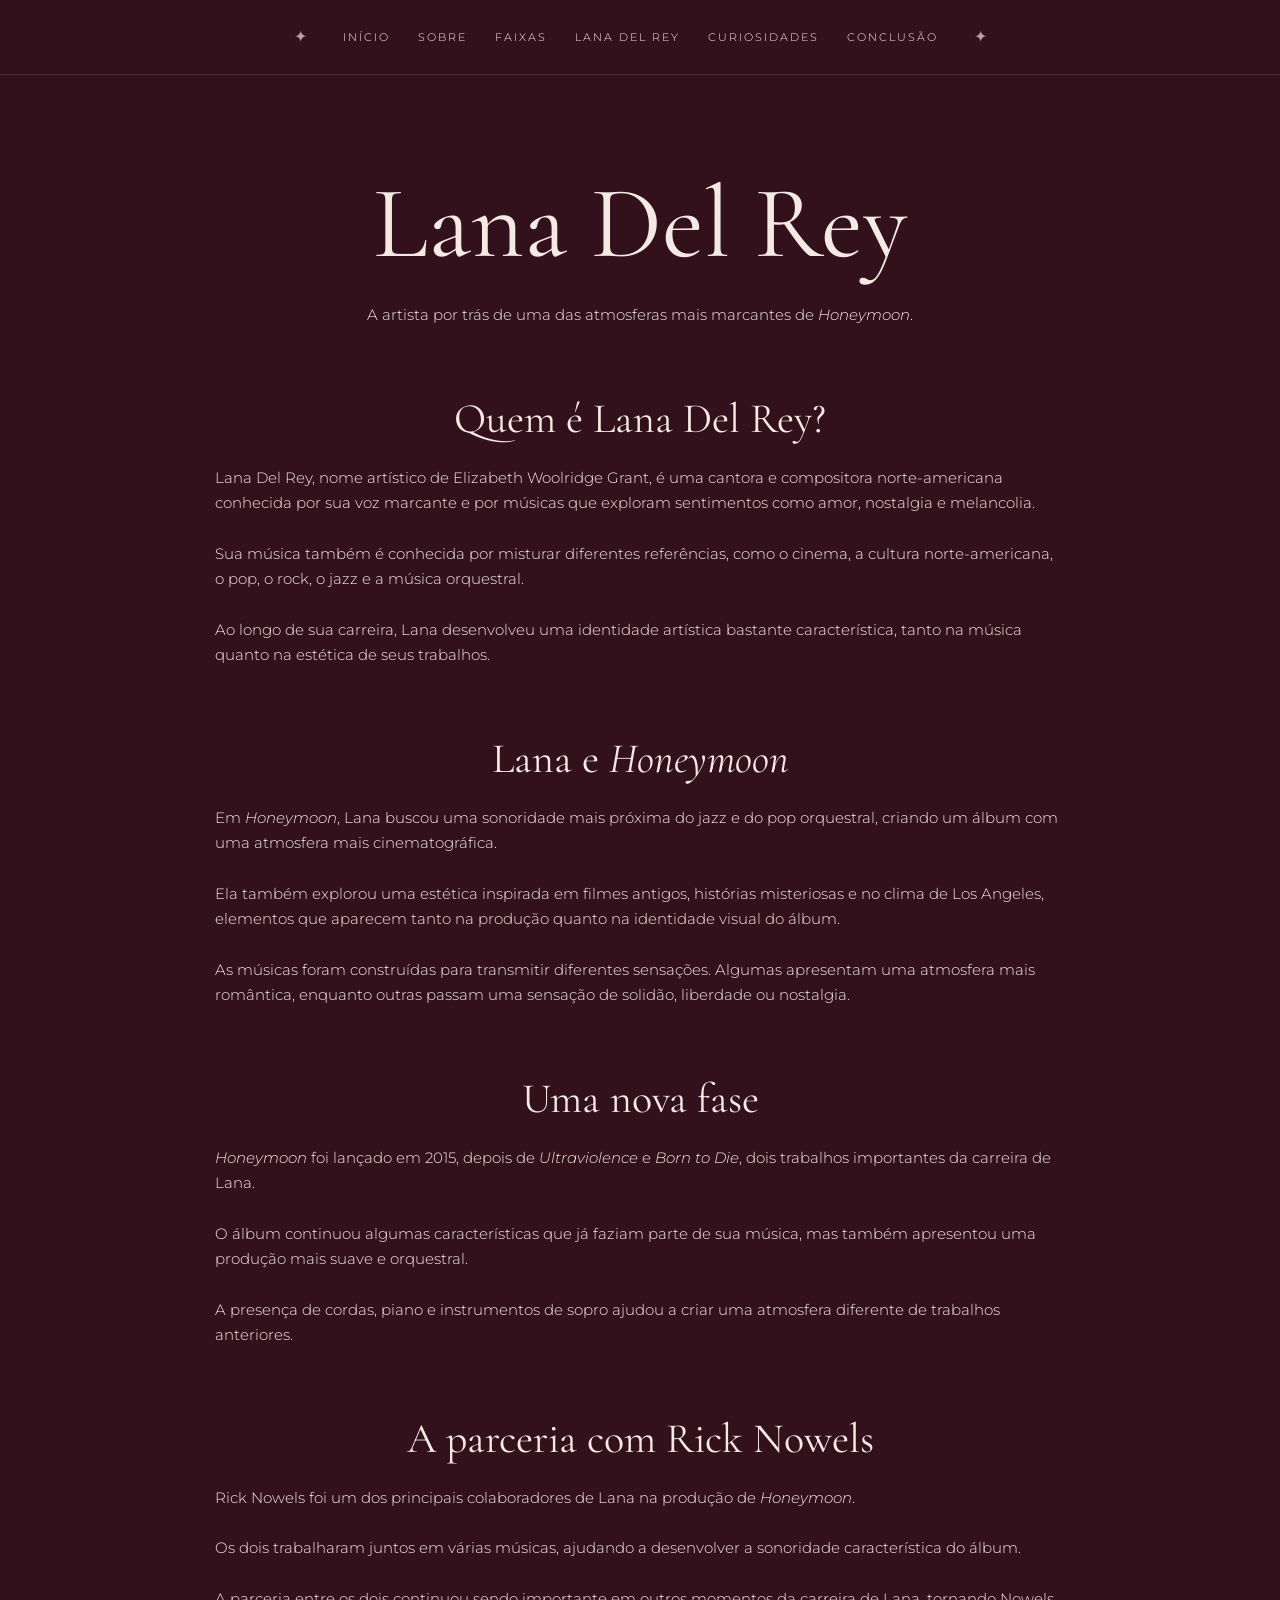
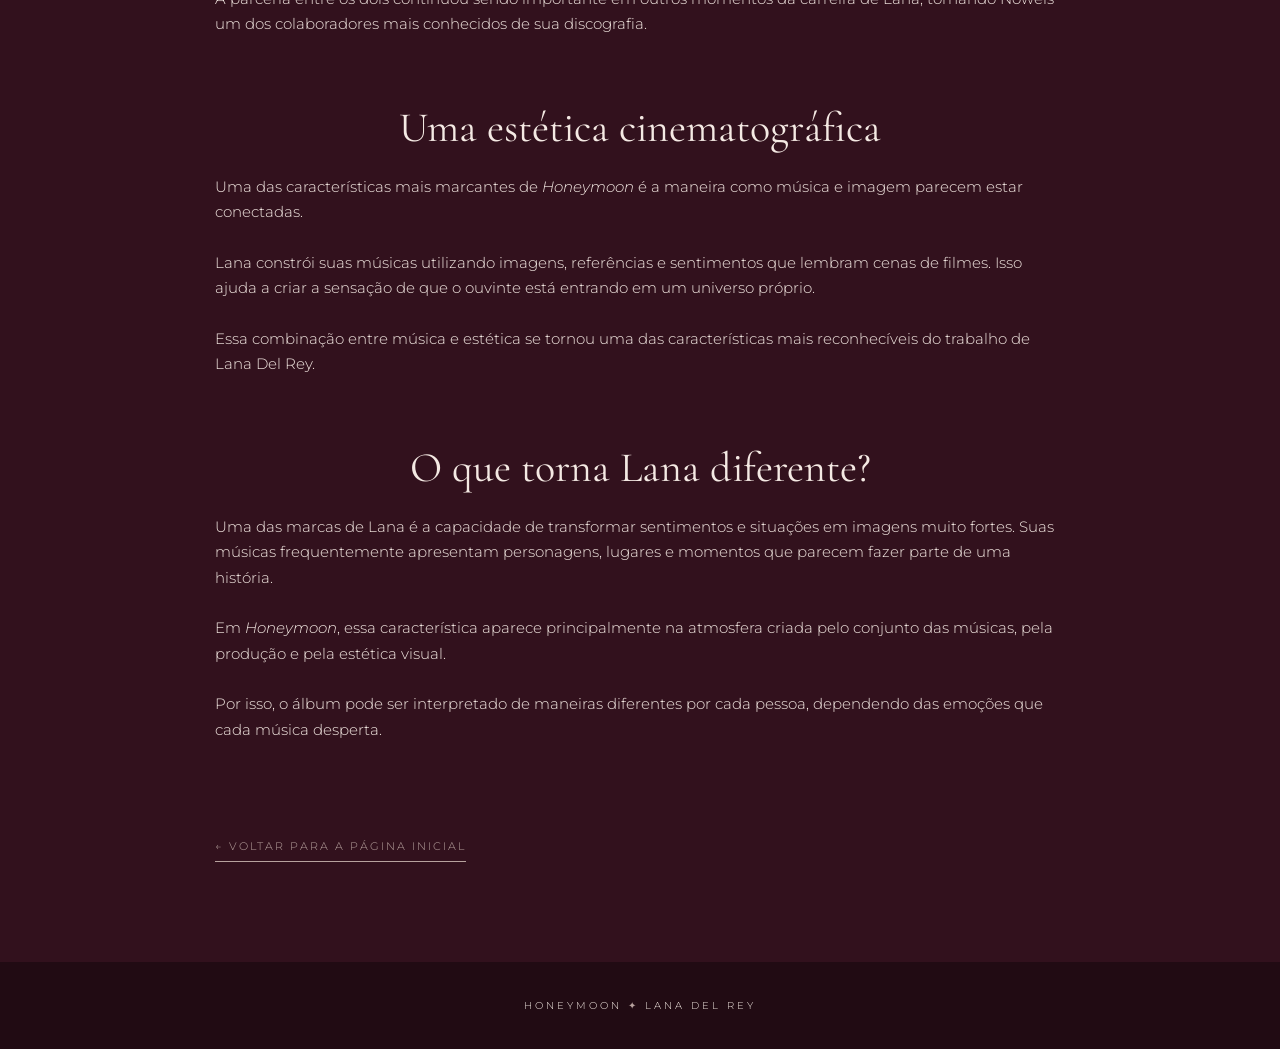
<file: lana.html>
<!DOCTYPE html>
<html lang="pt-BR">

<head>
    <meta charset="UTF-8">
    <meta name="viewport" content="width=device-width, initial-scale=1.0">

    <title>Lana Del Rey | Honeymoon</title>

    <link rel="stylesheet" href="style.css">
</head>

<body>

    <!-- MENU -->
    <header class="menu">

        <nav>
            <a href="index.html">INÍCIO</a>
            <a href="sobre.html">SOBRE</a>
            <a href="faixas.html">FAIXAS</a>
            <a href="lana.html">LANA DEL REY</a>
            <a href="curiosidades.html">CURIOSIDADES</a>
            <a href="conclusao.html">CONCLUSÃO</a>
        </nav>

    </header>


    <!-- PÁGINA -->

    <main class="pagina-interna">

        <section class="pagina-cabecalho">

            <h1>Lana Del Rey</h1>

            <p>
                A artista por trás de uma das atmosferas mais
                marcantes de <em>Honeymoon</em>.
            </p>

        </section>


        <section class="pagina-texto">

            <h2>Quem é Lana Del Rey?</h2>

            <p>
                Lana Del Rey, nome artístico de Elizabeth Woolridge
                Grant, é uma cantora e compositora norte-americana
                conhecida por sua voz marcante e por músicas que
                exploram sentimentos como amor, nostalgia e
                melancolia.
            </p>

            <p>
                Sua música também é conhecida por misturar diferentes
                referências, como o cinema, a cultura norte-americana,
                o pop, o rock, o jazz e a música orquestral.
            </p>

            <p>
                Ao longo de sua carreira, Lana desenvolveu uma
                identidade artística bastante característica, tanto
                na música quanto na estética de seus trabalhos.
            </p>


            <h2>Lana e <em>Honeymoon</em></h2>

            <p>
                Em <em>Honeymoon</em>, Lana buscou uma sonoridade
                mais próxima do jazz e do pop orquestral, criando
                um álbum com uma atmosfera mais cinematográfica.
            </p>

            <p>
                Ela também explorou uma estética inspirada em filmes
                antigos, histórias misteriosas e no clima de Los
                Angeles, elementos que aparecem tanto na produção
                quanto na identidade visual do álbum.
            </p>

            <p>
                As músicas foram construídas para transmitir
                diferentes sensações. Algumas apresentam uma
                atmosfera mais romântica, enquanto outras passam
                uma sensação de solidão, liberdade ou nostalgia.
            </p>


            <h2>Uma nova fase</h2>

            <p>
                <em>Honeymoon</em> foi lançado em 2015, depois de
                <em>Ultraviolence</em> e <em>Born to Die</em>, dois
                trabalhos importantes da carreira de Lana.
            </p>

            <p>
                O álbum continuou algumas características que já
                faziam parte de sua música, mas também apresentou
                uma produção mais suave e orquestral.
            </p>

            <p>
                A presença de cordas, piano e instrumentos de sopro
                ajudou a criar uma atmosfera diferente de trabalhos
                anteriores.
            </p>


            <h2>A parceria com Rick Nowels</h2>

            <p>
                Rick Nowels foi um dos principais colaboradores de
                Lana na produção de <em>Honeymoon</em>.
            </p>

            <p>
                Os dois trabalharam juntos em várias músicas,
                ajudando a desenvolver a sonoridade característica
                do álbum.
            </p>

            <p>
                A parceria entre os dois continuou sendo importante
                em outros momentos da carreira de Lana, tornando
                Nowels um dos colaboradores mais conhecidos de sua
                discografia.
            </p>


            <h2>Uma estética cinematográfica</h2>

            <p>
                Uma das características mais marcantes de
                <em>Honeymoon</em> é a maneira como música e imagem
                parecem estar conectadas.
            </p>

            <p>
                Lana constrói suas músicas utilizando imagens,
                referências e sentimentos que lembram cenas de
                filmes. Isso ajuda a criar a sensação de que o
                ouvinte está entrando em um universo próprio.
            </p>

            <p>
                Essa combinação entre música e estética se tornou
                uma das características mais reconhecíveis do
                trabalho de Lana Del Rey.
            </p>


            <h2>O que torna Lana diferente?</h2>

            <p>
                Uma das marcas de Lana é a capacidade de transformar
                sentimentos e situações em imagens muito fortes.
                Suas músicas frequentemente apresentam personagens,
                lugares e momentos que parecem fazer parte de uma
                história.
            </p>

            <p>
                Em <em>Honeymoon</em>, essa característica aparece
                principalmente na atmosfera criada pelo conjunto
                das músicas, pela produção e pela estética visual.
            </p>

            <p>
                Por isso, o álbum pode ser interpretado de maneiras
                diferentes por cada pessoa, dependendo das emoções
                que cada música desperta.
            </p>


            <!-- VOLTAR -->

            <a href="javascript:history.back()" class="voltar">
                ← VOLTAR PARA A PÁGINA INICIAL
            </a>

        </section>

    </main>


    <!-- RODAPÉ -->

    <footer>

        <p>
            HONEYMOON
            <span>✦</span>
            LANA DEL REY
        </p>

    </footer>

</body>

</html>
</file>
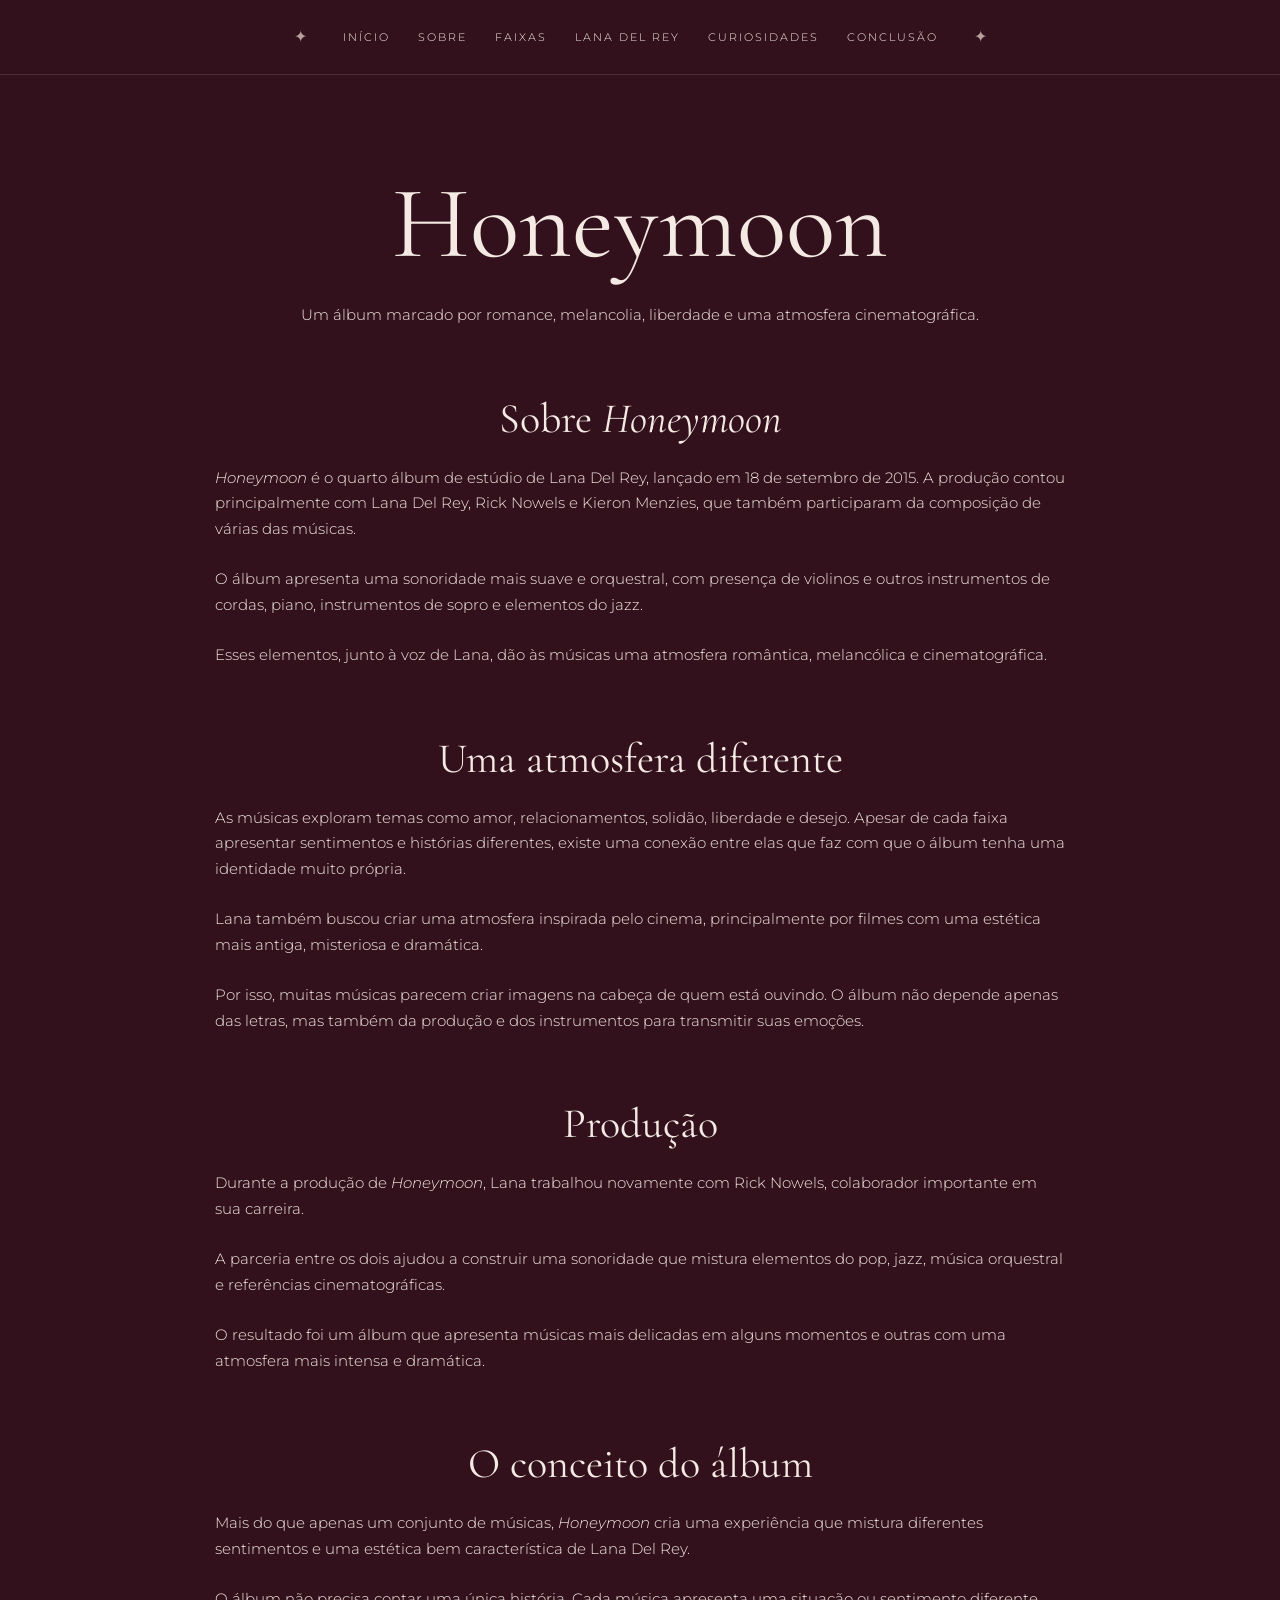
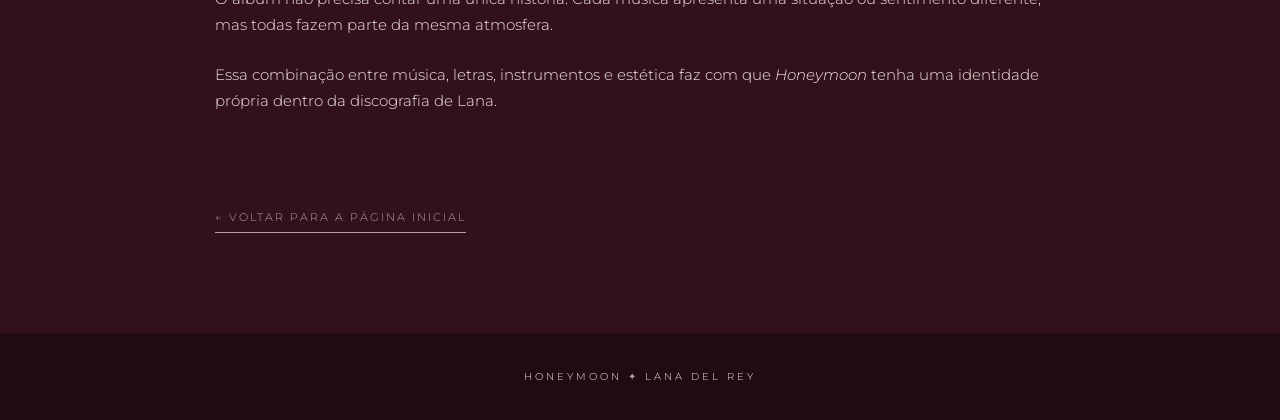
<file: sobre.html>
<!DOCTYPE html>
<html lang="pt-BR">

<head>
    <meta charset="UTF-8">
    <meta name="viewport" content="width=device-width, initial-scale=1.0">

    <title>Sobre Honeymoon | Lana Del Rey</title>

    <link rel="stylesheet" href="style.css">
</head>

<body>

    <!-- MENU -->
    <header class="menu">

        <nav>
            <a href="index.html">INÍCIO</a>
            <a href="sobre.html">SOBRE</a>
            <a href="faixas.html">FAIXAS</a>
            <a href="lana.html">LANA DEL REY</a>
            <a href="curiosidades.html">CURIOSIDADES</a>
            <a href="conclusao.html">CONCLUSÃO</a>
        </nav>

    </header>


    <!-- CABEÇALHO DA PÁGINA -->

    <main class="pagina-interna">

        <section class="pagina-cabecalho">

            <h1>Honeymoon</h1>

            <p>
                Um álbum marcado por romance, melancolia,
                liberdade e uma atmosfera cinematográfica.
            </p>

        </section>


        <!-- CONTEÚDO -->

        <section class="pagina-texto">

            <h2>Sobre <em>Honeymoon</em></h2>

            <p>
                <em>Honeymoon</em> é o quarto álbum de estúdio de
                Lana Del Rey, lançado em 18 de setembro de 2015.
                A produção contou principalmente com Lana Del Rey,
                Rick Nowels e Kieron Menzies, que também participaram
                da composição de várias das músicas.
            </p>

            <p>
                O álbum apresenta uma sonoridade mais suave e
                orquestral, com presença de violinos e outros
                instrumentos de cordas, piano, instrumentos de
                sopro e elementos do jazz.
            </p>

            <p>
                Esses elementos, junto à voz de Lana, dão às
                músicas uma atmosfera romântica, melancólica
                e cinematográfica.
            </p>


            <h2>Uma atmosfera diferente</h2>

            <p>
                As músicas exploram temas como amor, relacionamentos,
                solidão, liberdade e desejo. Apesar de cada faixa
                apresentar sentimentos e histórias diferentes,
                existe uma conexão entre elas que faz com que o
                álbum tenha uma identidade muito própria.
            </p>

            <p>
                Lana também buscou criar uma atmosfera inspirada
                pelo cinema, principalmente por filmes com uma
                estética mais antiga, misteriosa e dramática.
            </p>

            <p>
                Por isso, muitas músicas parecem criar imagens na
                cabeça de quem está ouvindo. O álbum não depende
                apenas das letras, mas também da produção e dos
                instrumentos para transmitir suas emoções.
            </p>


            <h2>Produção</h2>

            <p>
                Durante a produção de <em>Honeymoon</em>, Lana
                trabalhou novamente com Rick Nowels, colaborador
                importante em sua carreira.
            </p>

            <p>
                A parceria entre os dois ajudou a construir uma
                sonoridade que mistura elementos do pop, jazz,
                música orquestral e referências cinematográficas.
            </p>

            <p>
                O resultado foi um álbum que apresenta músicas
                mais delicadas em alguns momentos e outras com
                uma atmosfera mais intensa e dramática.
            </p>


            <h2>O conceito do álbum</h2>

            <p>
                Mais do que apenas um conjunto de músicas,
                <em>Honeymoon</em> cria uma experiência que mistura
                diferentes sentimentos e uma estética bem
                característica de Lana Del Rey.
            </p>

            <p>
                O álbum não precisa contar uma única história.
                Cada música apresenta uma situação ou sentimento
                diferente, mas todas fazem parte da mesma atmosfera.
            </p>

            <p>
                Essa combinação entre música, letras, instrumentos
                e estética faz com que <em>Honeymoon</em> tenha uma
                identidade própria dentro da discografia de Lana.
            </p>


            <!-- VOLTAR -->

            <a href="javascript:history.back()" class="voltar">
                ← VOLTAR PARA A PÁGINA INICIAL
            </a>

        </section>

    </main>


    <!-- RODAPÉ -->

    <footer>

        <p>
            HONEYMOON
            <span>✦</span>
            LANA DEL REY
        </p>

    </footer>

</body>

</html>
</file>
<file: style.css>
@import url('https://fonts.googleapis.com/css2?family=Cormorant+Garamond:wght@400;500;600&family=Montserrat:wght@300;400;500&family=Parisienne&display=swap');

:root {

    --vinho: #32111D;

    --marrom: #594042;

    --bege: #B7A29E;

    --vermelho: #700E10;

    --azul: #1D4786;

    --creme: #eee3dc;

    --texto: #f4e9e3;

}


/* CONFIGURAÇÕES GERAIS */

* {

    margin: 0;

    padding: 0;

    box-sizing: border-box;

}

html {

    scroll-behavior: smooth;

}

body {

    background: var(--vinho);

    color: var(--texto);

    font-family: 'Montserrat', sans-serif;

    font-weight: 300;

    line-height: 1.7;

}

a {

    color: inherit;

}

p {

    font-size: 15px;

}


/* MENU / CABEÇALHO */

.menu {

    width: 100%;

    min-height: 75px;

    padding: 0 5%;

    display: flex;

    align-items: center;

    justify-content: center;

    background: var(--vinho);

    position: sticky;

    top: 0;

    z-index: 1000;

    border-bottom: 1px solid rgba(183, 162, 158, 0.2);

}

.menu nav {

    display: flex;

    align-items: center;

    justify-content: center;

    gap: 28px;

}


/* ESTRELA DA ESQUERDA */

.menu nav::before {

    content: "✦";

    color: var(--bege);

    font-size: 16px;

    margin-right: 8px;

}


/* ESTRELA DA DIREITA */

.menu nav::after {

    content: "✦";

    color: var(--bege);

    font-size: 16px;

    margin-left: 8px;

}


/* LINKS DO MENU */

.menu nav a {

    color: var(--texto);

    text-decoration: none;

    font-size: 11px;

    letter-spacing: 2px;

    transition: 0.3s;

}

.menu nav a:hover {

    color: var(--bege);

}


/* HERO */

.hero {

    min-height: 90vh;

    display: flex;

    align-items: center;

    justify-content: center;

    text-align: center;

    background:

        linear-gradient(

            rgba(50, 17, 29, 0.45),

            rgba(50, 17, 29, 0.75)

        ),

        url("https://commons.wikimedia.org/wiki/Special:Redirect/file/Lana_Del_Rey_-_Sasquatch_2015.jpg");

    background-size: cover;

    background-position: center;

}

.hero-conteudo {

    padding: 40px;

}

.pequeno {

    font-size: 12px;

    letter-spacing: 5px;

    margin-bottom: 15px;

}

.hero h1 {

    font-family: 'Cormorant Garamond', serif;

    font-size: clamp(70px, 12vw, 170px);

    font-weight: 400;

    line-height: 0.9;

    letter-spacing: 5px;

}

.artista {

    margin-top: 20px;

    font-size: 13px;

    letter-spacing: 7px;

}

.frase {

    margin-top: 35px;

    font-family: 'Cormorant Garamond', serif;

    font-size: 23px;

    font-style: italic;

}


/* TEXTOS */

.categoria {

    color: var(--bege);

    font-size: 11px;

    letter-spacing: 3px;

    margin-bottom: 18px;

}

h2 {

    font-family: 'Cormorant Garamond', serif;

    font-weight: 400;

    font-size: clamp(42px, 5vw, 70px);

    line-height: 1;

}

h2 em {

    font-weight: 400;

}


/* BOTÕES */

.botao {

    display: inline-block;

    margin-top: 30px;

    padding: 13px 24px;

    border: 1px solid var(--bege);

    color: var(--texto);

    text-decoration: none;

    font-size: 11px;

    letter-spacing: 2px;

    transition: 0.3s;

}

.botao:hover {

    background: var(--bege);

    color: var(--vinho);

}

.botao-escuro {

    color: var(--vinho);

    border-color: var(--vinho);

}

.botao-escuro:hover {

    background: var(--vinho);

    color: var(--creme);

}


/* SOBRE */

.sobre {

    padding: 120px 9%;

    display: grid;

    grid-template-columns: 1fr 0.8fr;

    gap: 80px;

    align-items: center;

    background: var(--vinho);

}

.sobre-texto p:not(.categoria) {

    max-width: 600px;

    margin-top: 30px;

}

.sobre-imagem {

    display: flex;

    justify-content: center;

}

.sobre-imagem img {

    width: 100%;

    max-width: 420px;

    display: block;

    box-shadow: 20px 20px 0 var(--vermelho);

}

.sobre-destaque {

    grid-column: 1 / -1;

    margin-top: 30px;

    padding-top: 40px;

    border-top: 1px solid rgba(183, 162, 158, 0.3);

    display: flex;

    justify-content: space-between;

    align-items: center;

}

.sobre-destaque p {

    max-width: 750px;

    font-family: 'Cormorant Garamond', serif;

    font-size: 30px;

}

.sobre-destaque span {

    color: var(--bege);

    font-size: 30px;

}


/* CARDS */

.cards {

    padding: 30px 6% 120px;

    display: grid;

    grid-template-columns: repeat(4, 1fr);

    gap: 18px;

    background: var(--vinho);

}

.card {

    min-height: 390px;

    color: var(--texto);

    text-decoration: none;

    position: relative;

    overflow: hidden;

    transition: 0.3s;

}

.card:hover {

    transform: translateY(-5px);

}

.card-vinho {

    background: var(--vermelho);

}

.card-marrom {

    background: var(--marrom);

}

.card-bege {

    background: var(--bege);

    color: var(--vinho);

}

.card-azul {

    background: var(--azul);

}

.imagem-card {

    height: 210px;

    background-size: cover;

    background-position: center;

    opacity: 0.65;

    transition: 0.5s;

}

.card:hover .imagem-card {

    transform: scale(1.05);

    opacity: 0.85;

}

.imagem-faixas {

    background-image:

        url("https://commons.wikimedia.org/wiki/Special:Redirect/file/Lana_Del_Rey_Coachella_01.jpg");

}

.imagem-lana {

    background-image:

        url("https://commons.wikimedia.org/wiki/Special:Redirect/file/Lana_Del_Rey_Coachella_02.jpg");

}

.imagem-curiosidades {

    background-image:

        url("https://commons.wikimedia.org/wiki/Special:Redirect/file/Lana_Del_Rey_Coachella_03.jpg");

}

.imagem-losangeles {

    background-image:

        url("https://commons.wikimedia.org/wiki/Special:Redirect/file/Lana_Del_Rey_Coachella_04.jpg");

}

.card-conteudo {

    padding: 20px;

    display: flex;

    justify-content: space-between;

    align-items: flex-start;

    gap: 15px;

}

.card-conteudo h3 {

    font-size: 13px;

    letter-spacing: 2px;

    font-weight: 400;

    margin-bottom: 10px;

}

.card-conteudo p {

    font-size: 12px;

    line-height: 1.6;

    opacity: 0.85;

}

.card-conteudo span {

    font-size: 22px;

}


/* DESTAQUE */

.destaque {

    min-height: 650px;

    display: grid;

    grid-template-columns: 1fr 1fr;

    background: var(--marrom);

}

.destaque-texto {

    padding: 100px 10%;

    display: flex;

    flex-direction: column;

    justify-content: center;

}

.destaque-texto > p:not(.categoria) {

    max-width: 520px;

    margin-top: 30px;

}

.destaque-imagem {

    min-height: 500px;

    background:

        linear-gradient(

            rgba(50, 17, 29, 0.15),

            rgba(50, 17, 29, 0.35)

        ),

        url("https://commons.wikimedia.org/wiki/Special:Redirect/file/Lana_Del_Rey_-_Sasquatch_2015_2.jpg");

    background-size: cover;

    background-position: center;

}


/* PRÉVIA DAS FAIXAS */

.conteudo {

    padding: 120px 9%;

    background: var(--creme);

    color: var(--vinho);

}

.conteudo .categoria {

    color: var(--vermelho);

}

.conteudo h2 {

    margin-bottom: 60px;

}

.faixas-lista {

    display: grid;

    grid-template-columns: repeat(2, 1fr);

    gap: 0;

}

.faixas-lista div {

    display: flex;

    align-items: center;

    gap: 30px;

    padding: 20px 10px;

    border-bottom: 1px solid rgba(50, 17, 29, 0.2);

    transition: 0.3s;

}

.faixas-lista div:hover {

    padding-left: 20px;

    background: rgba(183, 162, 158, 0.2);

}

.faixas-lista span {

    color: var(--vermelho);

    font-size: 11px;

    letter-spacing: 2px;

}

.faixas-lista p {

    font-family: 'Cormorant Garamond', serif;

    font-size: 23px;

}


/* LANA */

.lana {

    display: grid;

    grid-template-columns: 1fr 1fr;

    min-height: 650px;

    background: var(--azul);

}

.lana-imagem {

    min-height: 600px;

    background:

        linear-gradient(

            rgba(29, 71, 134, 0.15),

            rgba(29, 71, 134, 0.35)

        ),

        url("https://commons.wikimedia.org/wiki/Special:Redirect/file/Lana_Del_Rey_headshot%2C_Coachella_2014.jpg");

    background-size: cover;

    background-position: center;

}

.lana-texto {

    padding: 100px 10%;

    display: flex;

    flex-direction: column;

    justify-content: center;

}

.lana-texto p:not(.categoria) {

    margin-top: 30px;

    max-width: 550px;

}


/* CURIOSIDADES */

.curiosidades {

    padding: 120px 9%;

    background: var(--vermelho);

}

.curiosidades-texto {

    max-width: 1000px;

    margin: auto;

}

.curiosidades h2 {

    max-width: 700px;

    margin-bottom: 60px;

}

.curiosidade {

    padding: 30px 0;

    border-top: 1px solid rgba(238, 227, 220, 0.3);

}

.curiosidade h3 {

    font-family: 'Cormorant Garamond', serif;

    font-size: 28px;

    font-weight: 400;

    margin-bottom: 10px;

}

.curiosidade p {

    max-width: 700px;

}


/* CONCLUSÃO */

.conclusao {

    min-height: 600px;

    padding: 120px 9%;

    display: flex;

    align-items: center;

    background: var(--vinho);

}

.conclusao > div {

    max-width: 850px;

}

.conclusao h2 {

    margin-bottom: 40px;

}

.conclusao p:not(.categoria) {

    max-width: 750px;

    margin-bottom: 25px;

    font-size: 12px;

}


/* RODAPÉ */

footer {

    padding: 35px 6%;

    background: #210b13;

    display: flex;

    align-items: center;

    justify-content: center;

    gap: 30px;

}

footer p {

    font-size: 10px;

    letter-spacing: 3px;

}

footer span {

    color: var(--bege);

}


/* PÁGINAS INTERNAS */

.pagina-interna {

    min-height: 100vh;

    padding: 100px 9%;

    background: var(--vinho);

}

.pagina-cabecalho {

    max-width: 900px;

    margin: 0 auto 70px;

    text-align: center;

}

.pagina-cabecalho h1 {

    font-family: 'Cormorant Garamond', serif;

    font-size: clamp(55px, 8vw, 110px);

    font-weight: 400;

    line-height: 0.95;

    margin-bottom: 30px;

}

.pagina-texto {

    max-width: 850px;

    margin: 0 auto;

}

.pagina-texto h2 {

    font-size: 42px;

    margin-top: 70px;

    margin-bottom: 25px;

    text-align: center;

}

.pagina-texto p {

    margin-bottom: 25px;

}

.voltar {

    display: inline-block;

    margin-top: 70px;

    color: var(--bege);

    text-decoration: none;

    font-size: 11px;

    letter-spacing: 2px;

    border-bottom: 1px solid var(--bege);

    padding-bottom: 5px;

    transition: 0.3s;

}

.voltar:hover {

    color: white;

}


/* PÁGINA DE FAIXAS */

.faixas-completas {

    display: flex;

    flex-direction: column;

}

.faixa {

    padding: 25px 10px;

    display: grid;

    grid-template-columns: 50px 1fr auto;

    gap: 25px;

    align-items: center;

    border-bottom: 1px solid rgba(183, 162, 158, 0.25);

}

.faixa-numero {

    color: var(--bege);

    font-size: 12px;

    letter-spacing: 2px;

}

.faixa-info h3 {

    font-family: 'Cormorant Garamond', serif;

    font-size: 27px;

    font-weight: 400;

    margin-bottom: 5px;

}

.faixa-info p {

    font-size: 13px;

    opacity: 0.75;

}

.botao-musica {

    padding: 10px 16px;

    border: 1px solid var(--bege);

    text-decoration: none;

    font-size: 10px;

    letter-spacing: 1px;

    transition: 0.3s;

}

.botao-musica:hover {

    background: var(--bege);

    color: var(--vinho);

}


/* RESPONSIVIDADE */

@media (max-width: 1000px) {

    .menu nav {

        gap: 15px;

    }

    .menu nav a {

        font-size: 9px;

    }

    .cards {

        grid-template-columns: repeat(2, 1fr);

    }

    .sobre {

        grid-template-columns: 1fr;

    }

    .destaque,

    .lana {

        grid-template-columns: 1fr;

    }

    .destaque-imagem,

    .lana-imagem {

        min-height: 450px;

    }

}


@media (max-width: 600px) {

    .menu {

        padding: 20px;

        min-height: auto;

    }

    .menu nav {

        flex-wrap: wrap;

        justify-content: center;

        gap: 12px;

    }

    .menu nav a {

        font-size: 8px;

    }

    .menu nav::before,

    .menu nav::after {

        font-size: 13px;

        margin: 0 3px;

    }

    .hero {

        min-height: 80vh;

    }

    .hero h1 {

        font-size: 60px;

    }

    .cards {

        grid-template-columns: 1fr;

    }

    .faixas-lista {

        grid-template-columns: 1fr;

    }

    .sobre,

    .conteudo,

    .curiosidades,

    .conclusao,

    .pagina-interna {

        padding: 80px 7%;

    }

    .sobre-destaque {

        display: block;

    }

    .sobre-destaque span {

        display: block;

        margin-top: 20px;

    }

    .destaque-texto,

    .lana-texto {

        padding: 80px 7%;

    }

    .faixa {

        grid-template-columns: 35px 1fr;

        gap: 15px;

    }

    .botao-musica {

        grid-column: 2;

        justify-self: start;

    }

    .pagina-cabecalho h1 {

        font-size: 55px;

    }

}
</file>
